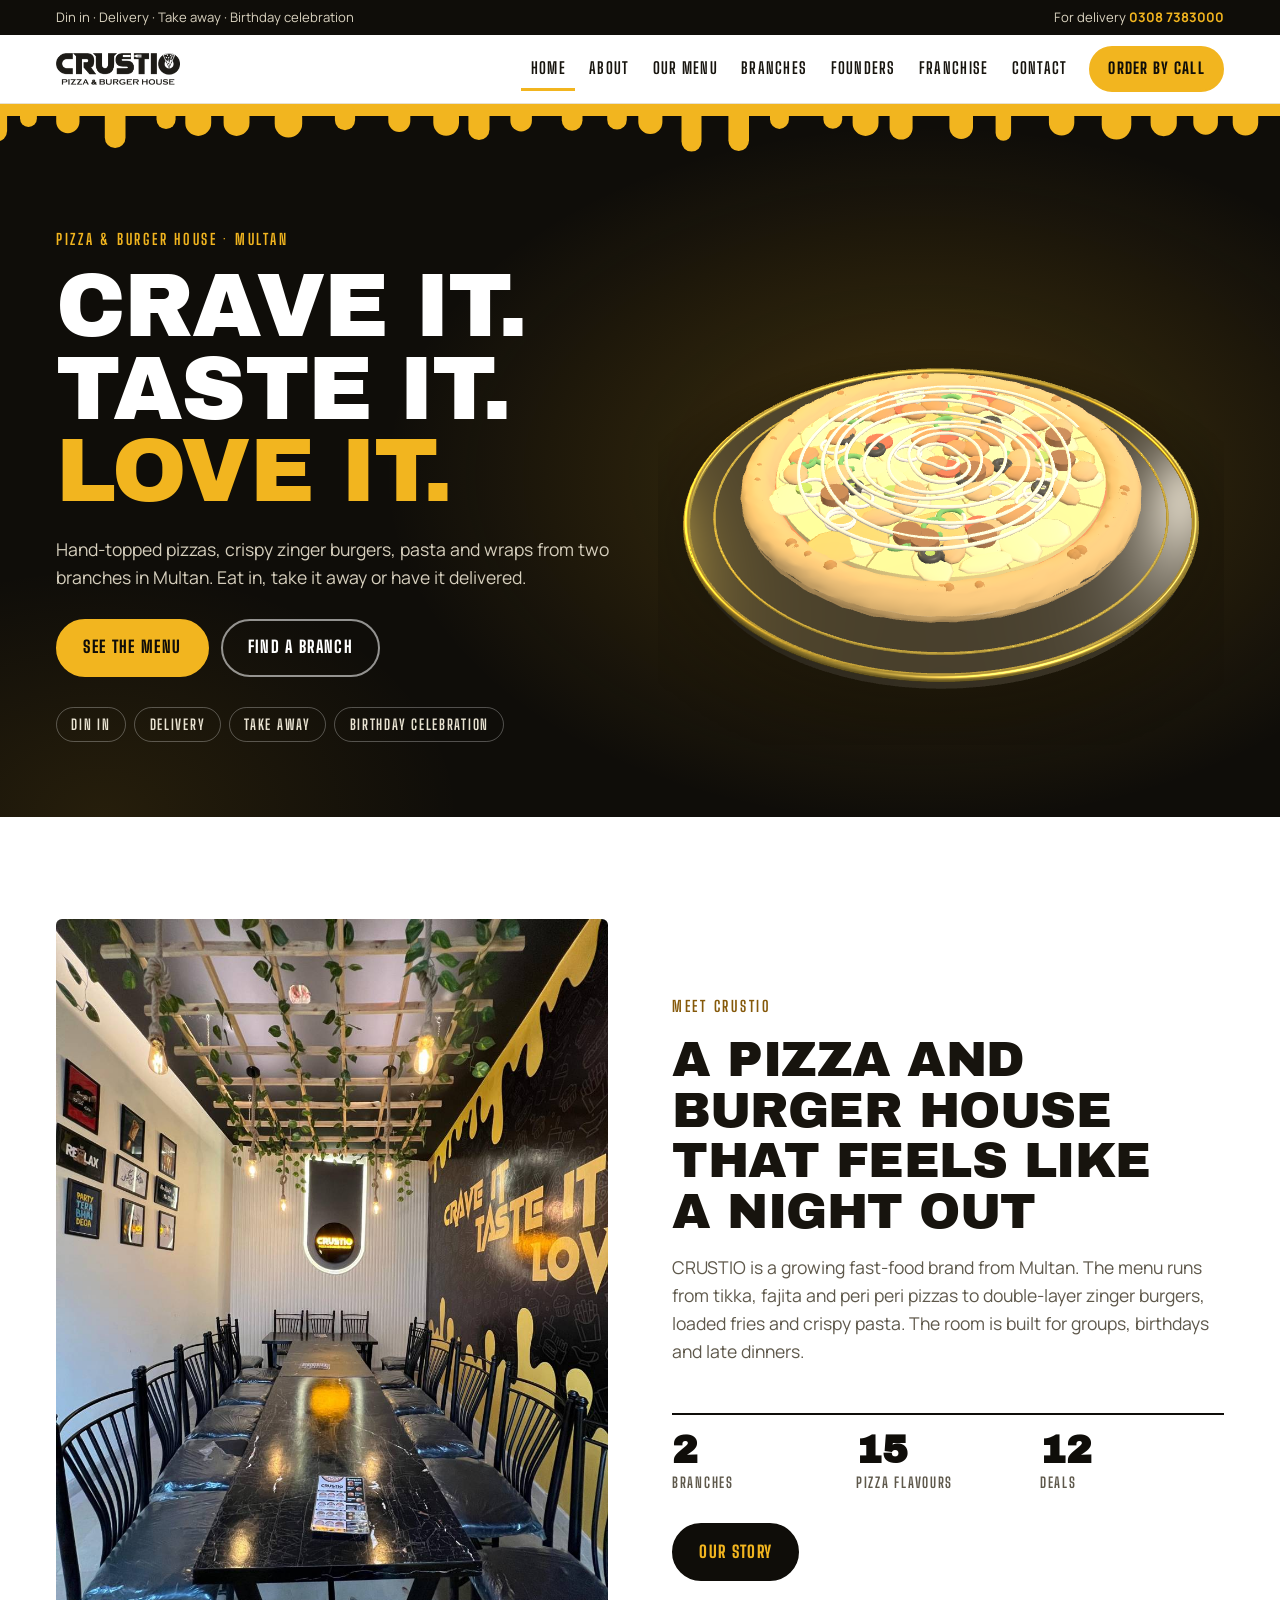
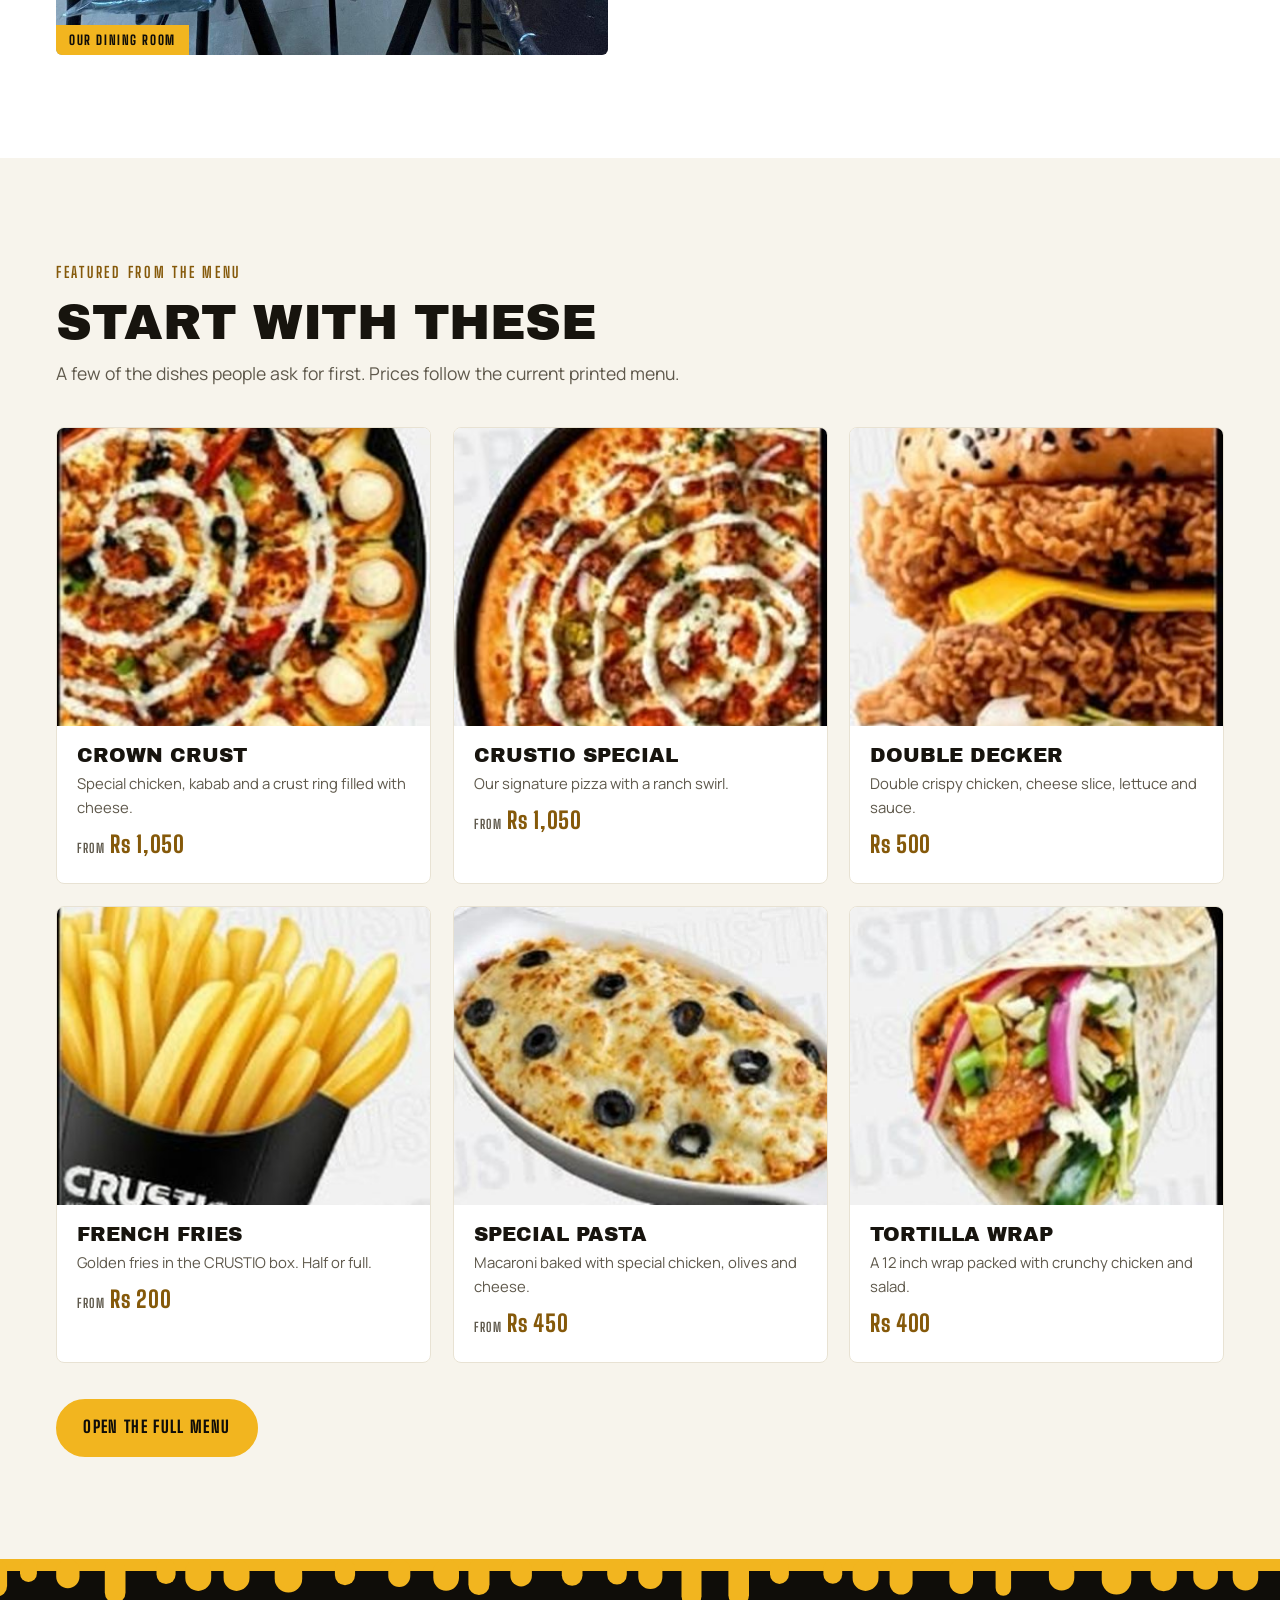
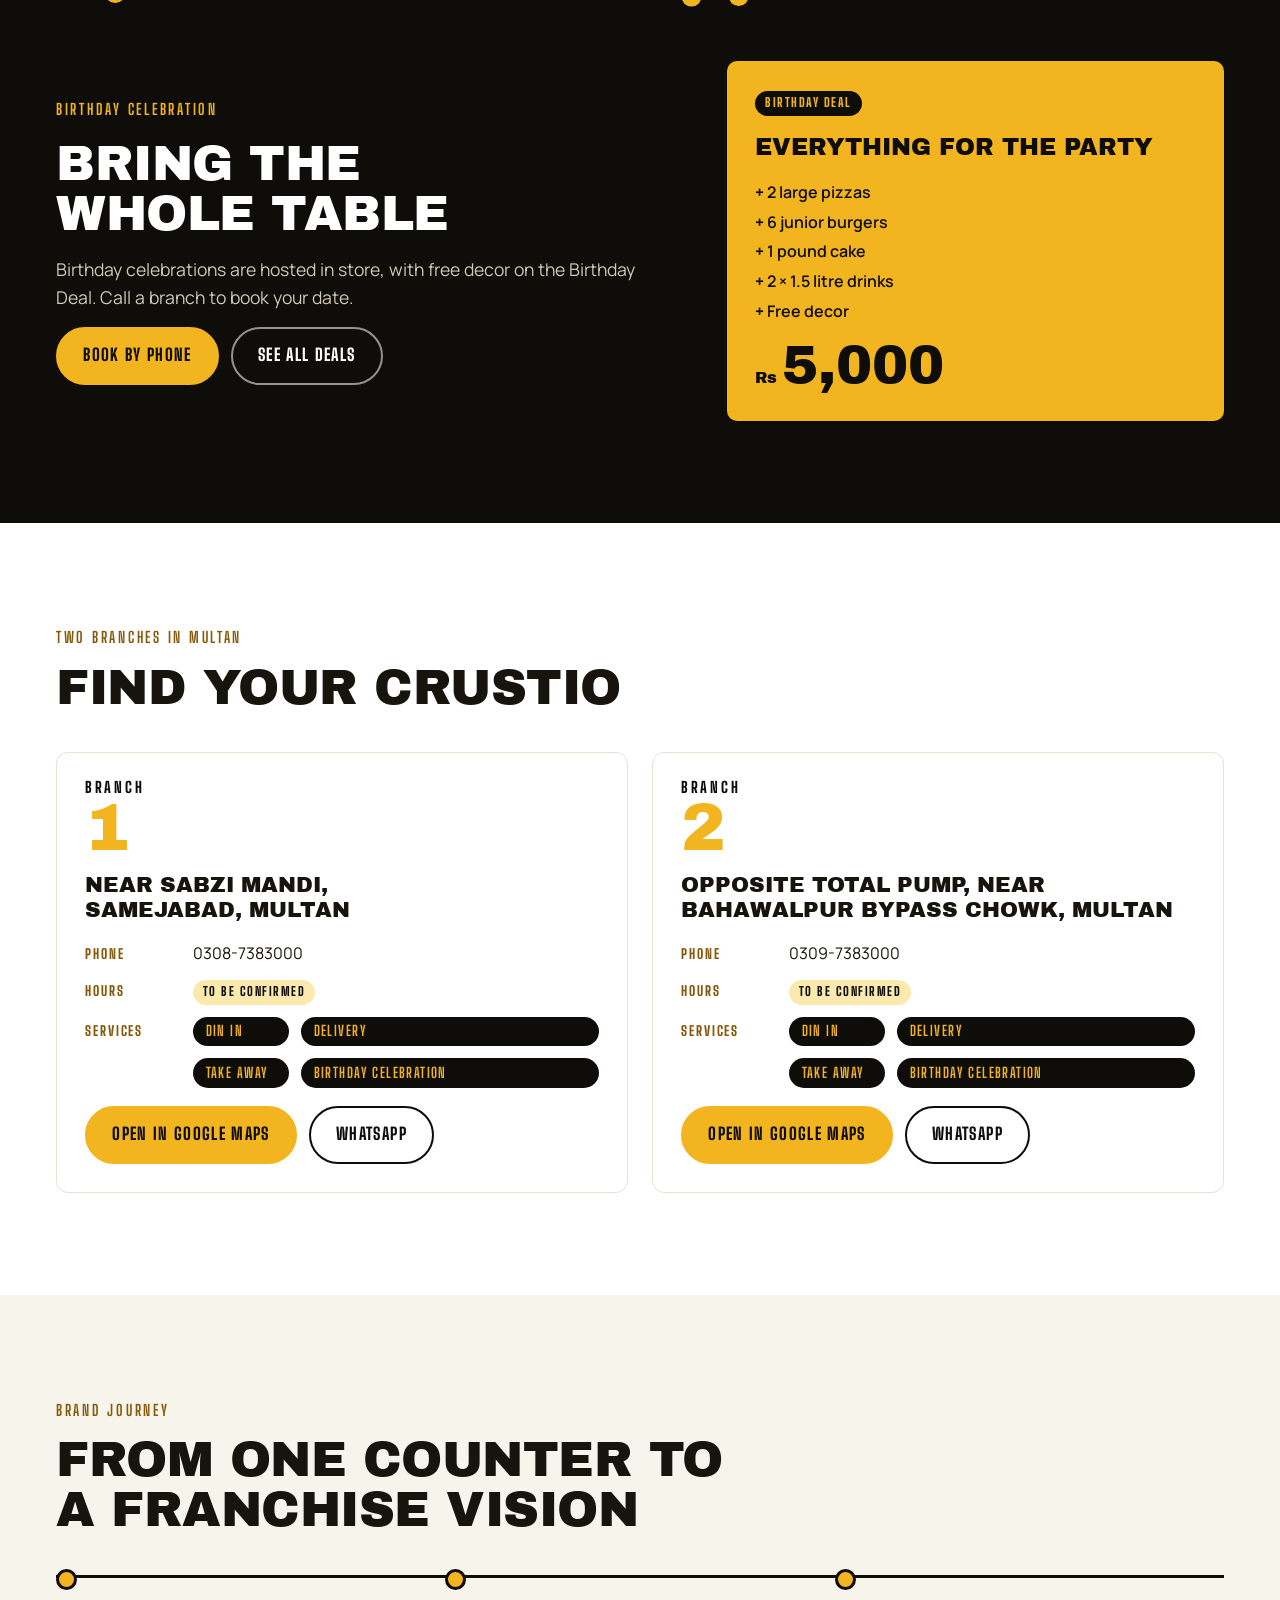
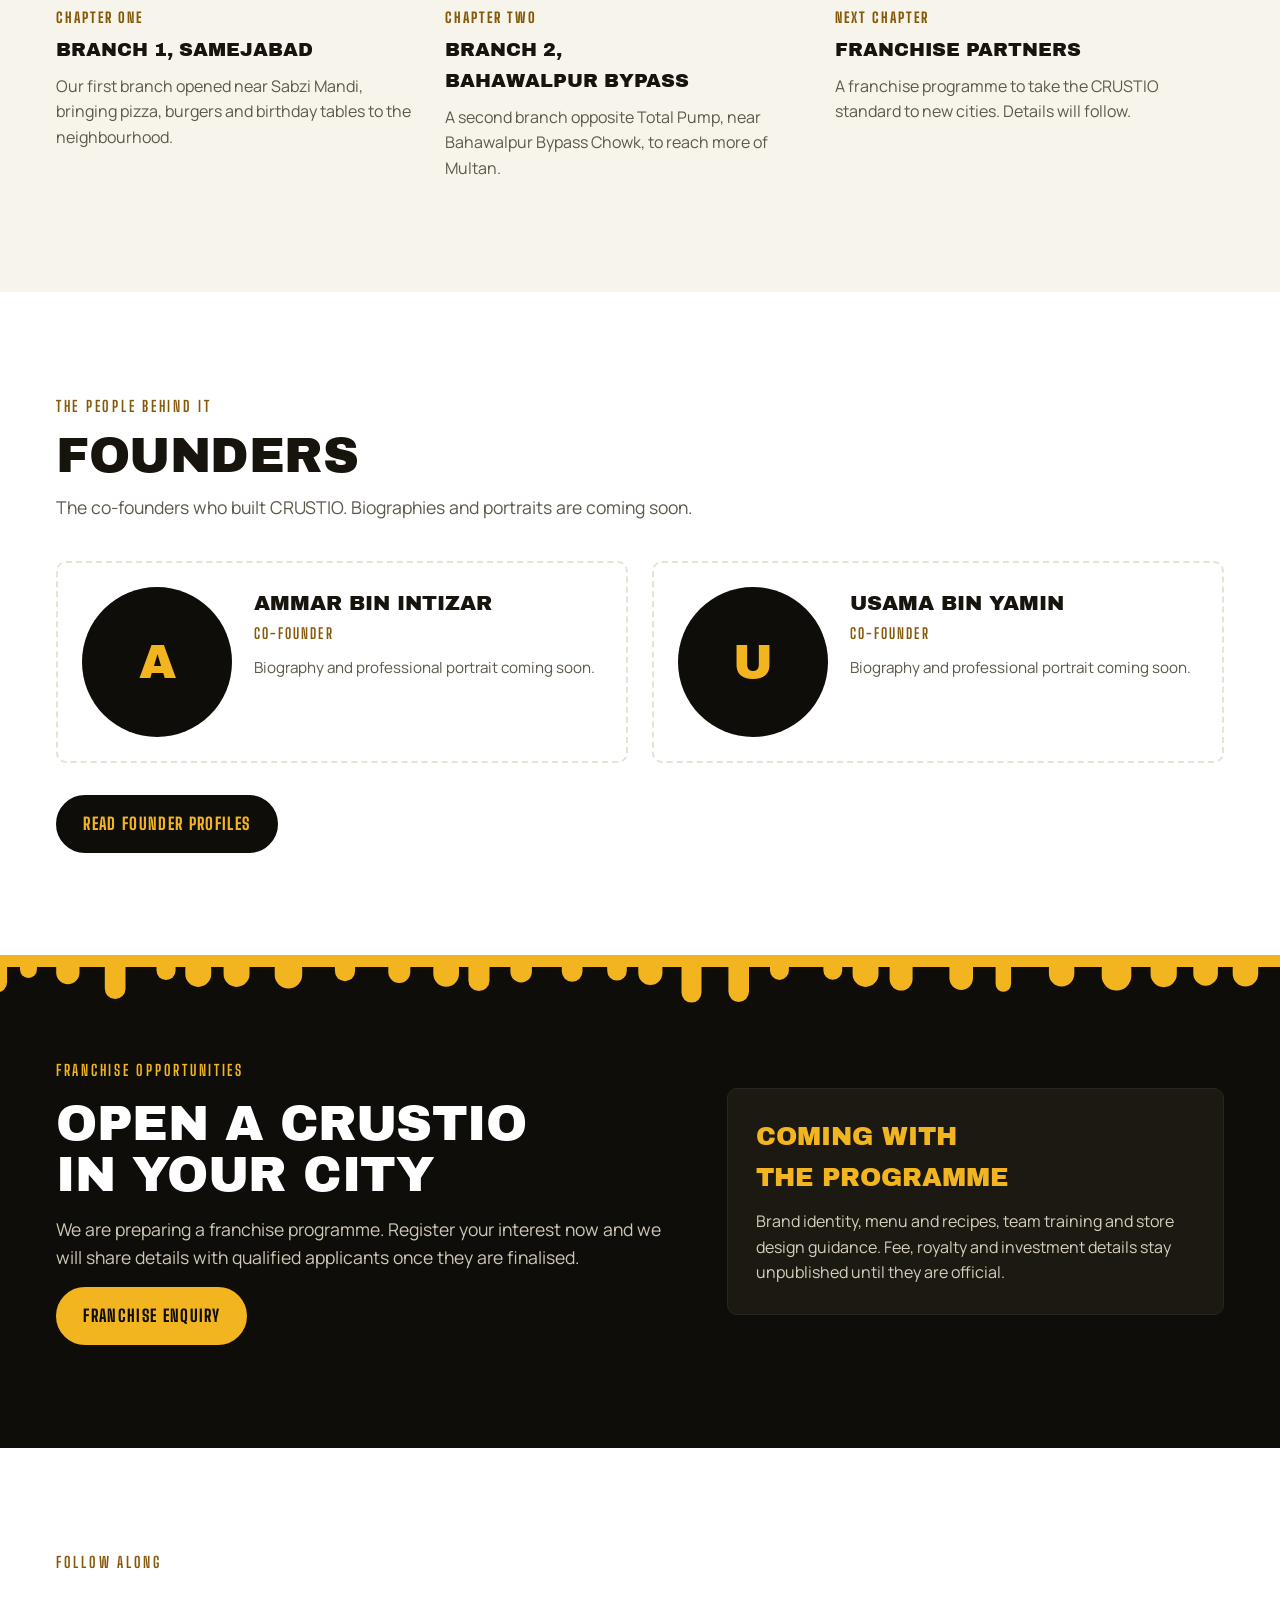
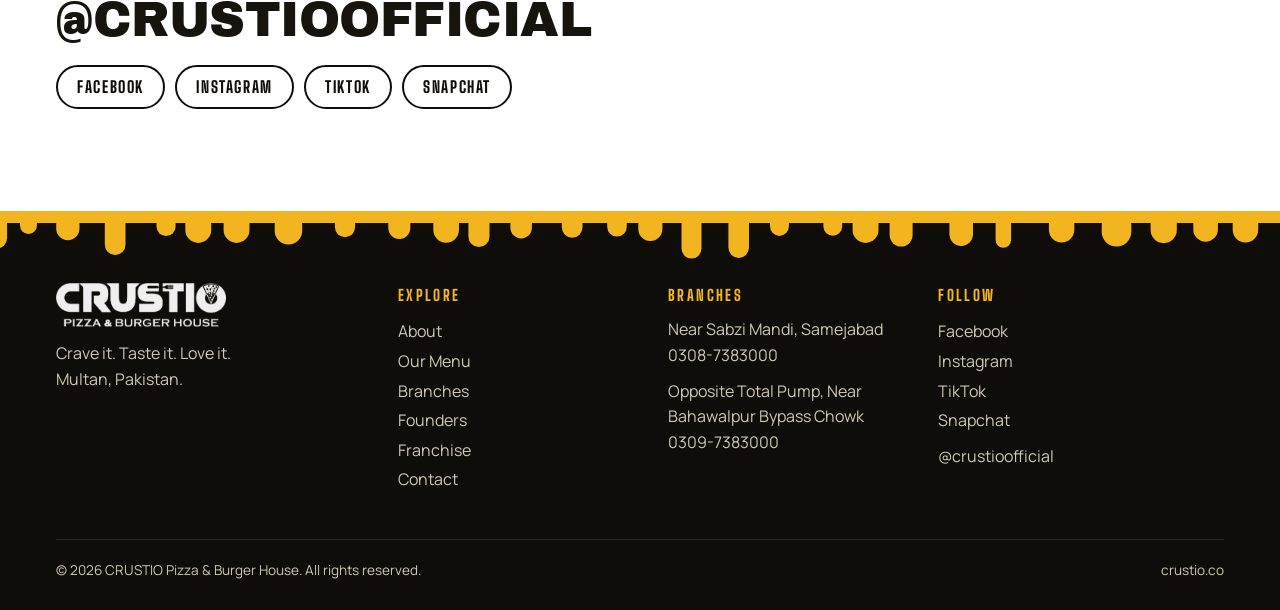
<file: index.html>
<!doctype html>
<html lang="en">
<head>
  <meta charset="utf-8">
  <meta name="viewport" content="width=device-width, initial-scale=1, viewport-fit=cover">
  <title>CRUSTIO Pizza &amp; Burger House | Multan</title>
  <meta name="description" content="Pizza, zinger burgers, pasta and wraps in Multan. Dine in, take away or delivery from two branches. Franchise opportunities coming soon.">
  <meta name="theme-color" content="#0f0d09">
  <link rel="canonical" href="https://crustio.co/">
  <meta property="og:type" content="website">
  <meta property="og:site_name" content="CRUSTIO Pizza &amp; Burger House">
  <meta property="og:title" content="CRUSTIO Pizza &amp; Burger House | Multan">
  <meta property="og:description" content="Pizza, zinger burgers, pasta and wraps in Multan. Dine in, take away or delivery from two branches. Franchise opportunities coming soon.">
  <meta property="og:url" content="https://crustio.co/">
  <meta property="og:image" content="https://crustio.co/images/og-image.jpg">
  <meta name="twitter:card" content="summary_large_image">
  <link rel="icon" href="favicon.ico" sizes="any">
  <link rel="icon" type="image/png" href="images/favicon-32.png">
  <link rel="apple-touch-icon" href="images/apple-touch-icon.png">
  <link rel="preconnect" href="https://fonts.googleapis.com">
  <link rel="preconnect" href="https://fonts.gstatic.com" crossorigin>
  <link href="https://fonts.googleapis.com/css2?family=Archivo+Black&family=Big+Shoulders+Display:wght@600;700;800&family=Manrope:wght@400;500;600;700&display=swap" rel="stylesheet">
  <link rel="stylesheet" href="css/style.css">
  <!-- Google Analytics: replace G-XXXXXXXXXX with your Measurement ID, then remove the comment marks.
  <script async src="https://www.googletagmanager.com/gtag/js?id=G-XXXXXXXXXX"></script>
  <script>window.dataLayer=window.dataLayer||[];function gtag(){dataLayer.push(arguments)}gtag('js',new Date());gtag('config','G-XXXXXXXXXX');</script>
  -->
  <script type="application/ld+json">{
 "@context": "https://schema.org",
 "@type": "Restaurant",
 "name": "CRUSTIO Pizza & Burger House",
 "url": "https://crustio.co/",
 "founder": [
  {
   "@type": "Person",
   "name": "Ammar Bin Intizar"
  },
  {
   "@type": "Person",
   "name": "Usama Bin Yamin"
  }
 ],
 "servesCuisine": [
  "Pizza",
  "Burgers",
  "Fast food"
 ],
 "image": "https://crustio.co/images/og-image.jpg",
 "telephone": "+92-308-7383000",
 "address": [
  {
   "@type": "PostalAddress",
   "streetAddress": "Near Sabzi Mandi, Samejabad",
   "addressLocality": "Multan",
   "addressCountry": "PK"
  },
  {
   "@type": "PostalAddress",
   "streetAddress": "Opposite Total Pump, Near Bahawalpur Bypass Chowk",
   "addressLocality": "Multan",
   "addressCountry": "PK"
  }
 ]
}</script>
</head>
<body data-page="home">
<header class="site-head">
  <div class="topbar"><div class="wrap">
    <span class="t-left">Din in &middot; Delivery &middot; Take away &middot; Birthday celebration</span>
    <span>For delivery <b>0308 7383000</b></span>
  </div></div>
  <div class="navbar"><div class="wrap nav-in">
    <a class="brand" href="index.html" aria-label="CRUSTIO home"><img src="images/logo-black.png" alt="CRUSTIO Pizza &amp; Burger House"></a>
    <nav id="nav" aria-label="Main">
      <a href="index.html" data-nav="home">Home</a>
      <a href="about.html" data-nav="about">About</a>
      <a href="menu.html" data-nav="menu">Our Menu</a>
      <a href="branches.html" data-nav="branches">Branches</a>
      <a href="founders.html" data-nav="founders">Founders</a>
      <a href="franchise.html" data-nav="franchise">Franchise</a>
      <a href="contact.html" data-nav="contact">Contact</a>
    </nav>
    <a class="btn nav-cta" href="contact.html">Order by call</a>
    <button class="burger" id="burger" aria-expanded="false" aria-controls="nav">Menu</button>
  </div></div>
</header>
<main id="page-home" data-page="home">
  <section class="hero">
    <svg class="drip" data-drip aria-hidden="true"></svg>
    <div class="wrap hero-grid">
      <div>
        <div class="eyebrow">Pizza &amp; Burger House &middot; Multan</div>
        <h1><span>Crave it.</span><span>Taste it.</span><span class="g">Love it.</span></h1>
        <p class="lead">Hand-topped pizzas, crispy zinger burgers, pasta and wraps from two branches in Multan. Eat in, take it away or have it delivered.</p>
        <div class="btn-row">
          <a class="btn" href="menu.html">See the menu</a>
          <a class="btn ghost" href="branches.html">Find a branch</a>
        </div>
        <div class="chips"><span class="chip">Din in</span><span class="chip">Delivery</span><span class="chip">Take away</span><span class="chip">Birthday celebration</span></div>
      </div>
      <div class="hero3d" id="hero3d" aria-label="Rotating 3D pizza"></div>
    </div>
  </section>

  <section class="band">
    <div class="wrap split">
      <figure class="photo tall" style="margin:0"><img src="images/interior.jpg" alt="CRUSTIO dining room with a long black table, hanging vines and a gold drip wall"><figcaption>Our dining room</figcaption></figure>
      <div class="p-gap">
        <div class="eyebrow">Meet CRUSTIO</div>
        <h2 class="h2">A pizza and burger house that feels like a night out</h2>
        <p class="lead">CRUSTIO is a growing fast-food brand from Multan. The menu runs from tikka, fajita and peri peri pizzas to double-layer zinger burgers, loaded fries and crispy pasta. The room is built for groups, birthdays and late dinners.</p>
        <div class="facts">
          <div class="fact"><b>2</b><span>Branches</span></div>
          <div class="fact"><b data-count="pizza">15</b><span>Pizza flavours</span></div>
          <div class="fact"><b data-count="deal">12</b><span>Deals</span></div>
        </div>
        <div class="btn-row" style="margin-top:12px"><a class="btn dark" href="about.html">Our story</a></div>
      </div>
    </div>
  </section>

  <section class="band soft">
    <div class="wrap">
      <div class="sec-head"><div class="eyebrow">Featured from the menu</div><h2 class="h2">Start with these</h2><p class="lead">A few of the dishes people ask for first. Prices follow the current printed menu.</p></div>
      <div class="feat-grid" id="featGrid"></div>
      <div class="btn-row" style="margin-top:36px"><a class="btn" href="menu.html">Open the full menu</a></div>
    </div>
  </section>

  <section class="band dark">
    <svg class="drip" data-drip aria-hidden="true"></svg>
    <div class="wrap promo">
      <div class="p-gap">
        <div class="eyebrow">Birthday celebration</div>
        <h2 class="h2">Bring the whole table</h2>
        <p class="lead">Birthday celebrations are hosted in store, with free decor on the Birthday Deal. Call a branch to book your date.</p>
        <div class="btn-row"><a class="btn" href="contact.html">Book by phone</a><a class="btn ghost" href="menu.html#deals">See all deals</a></div>
      </div>
      <div class="ticket">
        <span class="tag" style="background:var(--ink);color:var(--gold)">Birthday Deal</span>
        <h3 style="margin-top:12px">Everything for the party</h3>
        <ul><li>2 large pizzas</li><li>6 junior burgers</li><li>1 pound cake</li><li>2 &times; 1.5 litre drinks</li><li>Free decor</li></ul>
        <div class="big"><small>Rs</small>5,000</div>
      </div>
    </div>
  </section>

  <section class="band">
    <div class="wrap">
      <div class="sec-head"><div class="eyebrow">Two branches in Multan</div><h2 class="h2">Find your CRUSTIO</h2></div>
      <div class="branches" data-branches></div>
    </div>
  </section>

  <section class="band soft">
    <div class="wrap">
      <div class="sec-head"><div class="eyebrow">Brand journey</div><h2 class="h2">From one counter to a franchise vision</h2></div>
      <div class="timeline" data-timeline></div>
    </div>
  </section>

  <section class="band">
    <div class="wrap">
      <div class="sec-head"><div class="eyebrow">The people behind it</div><h2 class="h2">Founders</h2><p class="lead">The co-founders who built CRUSTIO. Biographies and portraits are coming soon.</p></div>
      <div class="people" data-people></div>
      <div class="btn-row" style="margin-top:32px"><a class="btn dark" href="founders.html">Read founder profiles</a></div>
    </div>
  </section>

  <section class="band dark">
    <svg class="drip" data-drip aria-hidden="true"></svg>
    <div class="wrap promo">
      <div class="p-gap">
        <div class="eyebrow">Franchise opportunities</div>
        <h2 class="h2">Open a CRUSTIO in your city</h2>
        <p class="lead">We are preparing a franchise programme. Register your interest now and we will share details with qualified applicants once they are finalised.</p>
        <div class="btn-row"><a class="btn" href="franchise.html">Franchise enquiry</a></div>
      </div>
      <div class="vcard"><h3>Coming with the programme</h3><p>Brand identity, menu and recipes, team training and store design guidance. Fee, royalty and investment details stay unpublished until they are official.</p></div>
    </div>
  </section>

  <section class="band">
    <div class="wrap" style="display:grid;gap:20px;justify-items:start">
      <div class="eyebrow">Follow along</div>
      <h2 class="h2">@crustioofficial</h2>
      <div class="socials" data-socials></div>
    </div>
  </section>
</main>
<footer>
  <svg class="drip" data-drip aria-hidden="true"></svg>
  <div class="wrap">
    <div class="foot">
      <div><img class="logo" src="images/logo-white.png" alt="CRUSTIO Pizza &amp; Burger House"><p>Crave it. Taste it. Love it.<br>Multan, Pakistan.</p></div>
      <div><h4>Explore</h4><a href="about.html">About</a><a href="menu.html">Our Menu</a><a href="branches.html">Branches</a><a href="founders.html">Founders</a><a href="franchise.html">Franchise</a><a href="contact.html">Contact</a></div>
      <div><h4>Branches</h4><p>Near Sabzi Mandi, Samejabad<br>0308-7383000</p><p style="margin-top:10px">Opposite Total Pump, Near Bahawalpur Bypass Chowk<br>0309-7383000</p></div>
      <div><h4>Follow</h4><div data-footsocial></div></div>
    </div>
    <div class="legal"><span>&copy; 2026 CRUSTIO Pizza &amp; Burger House. All rights reserved.</span><span>crustio.co</span></div>
  </div>
</footer>
<script src="js/three.min.js"></script>
<script src="js/main.js"></script>
</body>
</html>
</file>
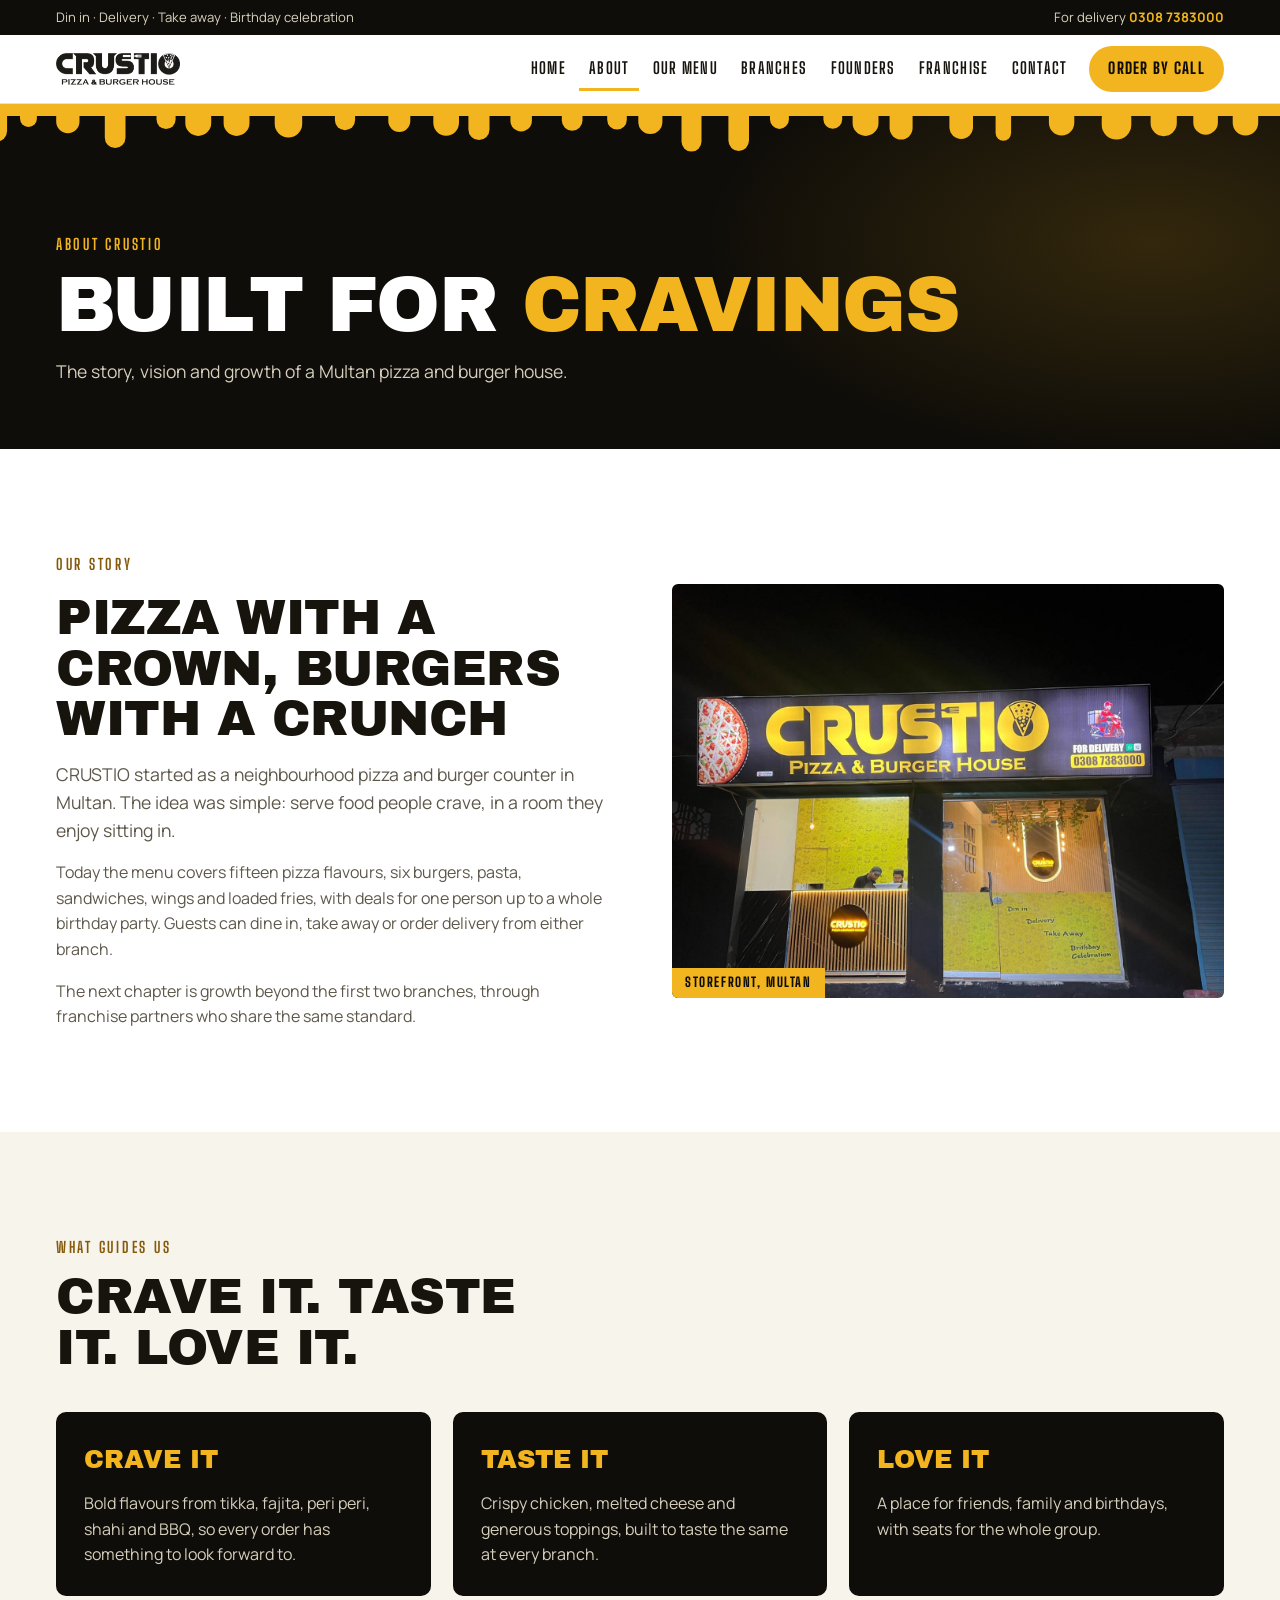
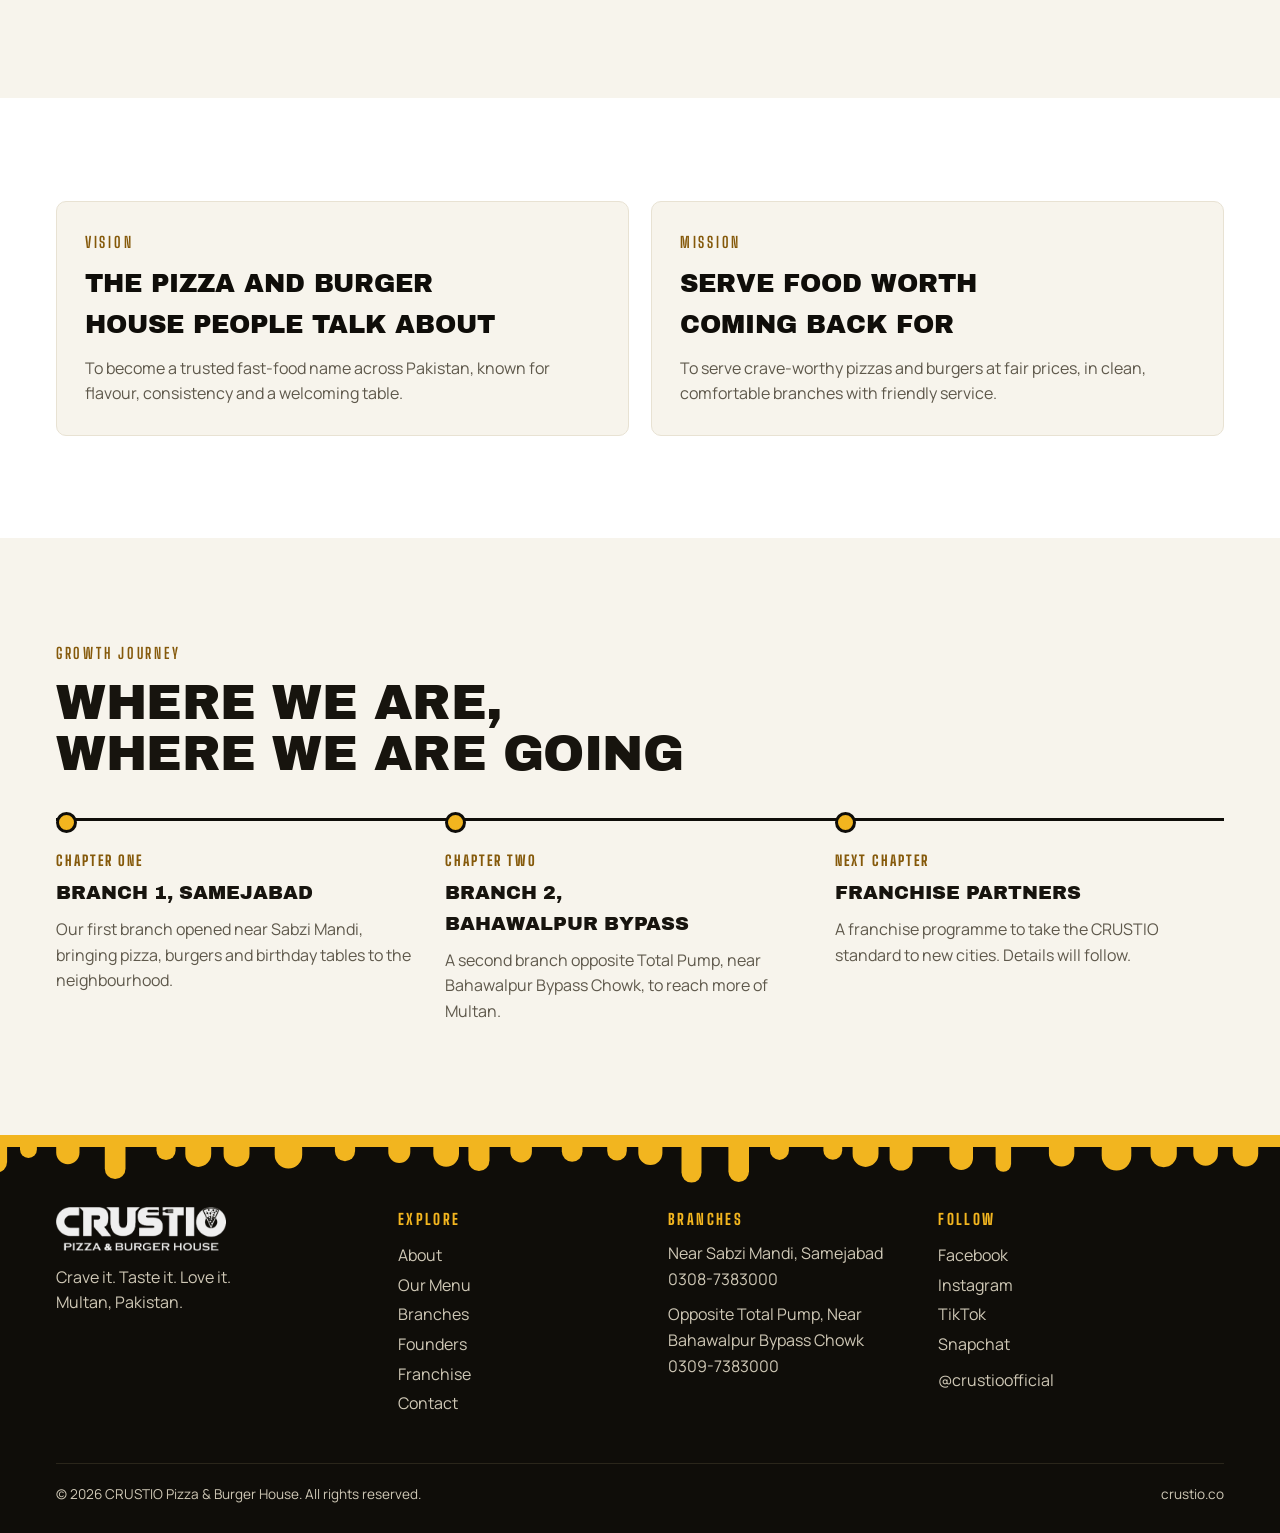
<file: about.html>
<!doctype html>
<html lang="en">
<head>
  <meta charset="utf-8">
  <meta name="viewport" content="width=device-width, initial-scale=1, viewport-fit=cover">
  <title>About CRUSTIO | Our Story, Vision and Mission</title>
  <meta name="description" content="The story, vision, mission and growth journey of CRUSTIO Pizza & Burger House, a fast-food brand from Multan, Pakistan.">
  <meta name="theme-color" content="#0f0d09">
  <link rel="canonical" href="https://crustio.co/about.html">
  <meta property="og:type" content="website">
  <meta property="og:site_name" content="CRUSTIO Pizza &amp; Burger House">
  <meta property="og:title" content="About CRUSTIO | Our Story, Vision and Mission">
  <meta property="og:description" content="The story, vision, mission and growth journey of CRUSTIO Pizza & Burger House, a fast-food brand from Multan, Pakistan.">
  <meta property="og:url" content="https://crustio.co/about.html">
  <meta property="og:image" content="https://crustio.co/images/og-image.jpg">
  <meta name="twitter:card" content="summary_large_image">
  <link rel="icon" href="favicon.ico" sizes="any">
  <link rel="icon" type="image/png" href="images/favicon-32.png">
  <link rel="apple-touch-icon" href="images/apple-touch-icon.png">
  <link rel="preconnect" href="https://fonts.googleapis.com">
  <link rel="preconnect" href="https://fonts.gstatic.com" crossorigin>
  <link href="https://fonts.googleapis.com/css2?family=Archivo+Black&family=Big+Shoulders+Display:wght@600;700;800&family=Manrope:wght@400;500;600;700&display=swap" rel="stylesheet">
  <link rel="stylesheet" href="css/style.css">
  <!-- Google Analytics: replace G-XXXXXXXXXX with your Measurement ID, then remove the comment marks.
  <script async src="https://www.googletagmanager.com/gtag/js?id=G-XXXXXXXXXX"></script>
  <script>window.dataLayer=window.dataLayer||[];function gtag(){dataLayer.push(arguments)}gtag('js',new Date());gtag('config','G-XXXXXXXXXX');</script>
  -->
  <script type="application/ld+json">{
 "@context": "https://schema.org",
 "@type": "Restaurant",
 "name": "CRUSTIO Pizza & Burger House",
 "url": "https://crustio.co/",
 "founder": [
  {
   "@type": "Person",
   "name": "Ammar Bin Intizar"
  },
  {
   "@type": "Person",
   "name": "Usama Bin Yamin"
  }
 ],
 "servesCuisine": [
  "Pizza",
  "Burgers",
  "Fast food"
 ],
 "image": "https://crustio.co/images/og-image.jpg",
 "telephone": "+92-308-7383000",
 "address": [
  {
   "@type": "PostalAddress",
   "streetAddress": "Near Sabzi Mandi, Samejabad",
   "addressLocality": "Multan",
   "addressCountry": "PK"
  },
  {
   "@type": "PostalAddress",
   "streetAddress": "Opposite Total Pump, Near Bahawalpur Bypass Chowk",
   "addressLocality": "Multan",
   "addressCountry": "PK"
  }
 ]
}</script>
</head>
<body data-page="about">
<header class="site-head">
  <div class="topbar"><div class="wrap">
    <span class="t-left">Din in &middot; Delivery &middot; Take away &middot; Birthday celebration</span>
    <span>For delivery <b>0308 7383000</b></span>
  </div></div>
  <div class="navbar"><div class="wrap nav-in">
    <a class="brand" href="index.html" aria-label="CRUSTIO home"><img src="images/logo-black.png" alt="CRUSTIO Pizza &amp; Burger House"></a>
    <nav id="nav" aria-label="Main">
      <a href="index.html" data-nav="home">Home</a>
      <a href="about.html" data-nav="about">About</a>
      <a href="menu.html" data-nav="menu">Our Menu</a>
      <a href="branches.html" data-nav="branches">Branches</a>
      <a href="founders.html" data-nav="founders">Founders</a>
      <a href="franchise.html" data-nav="franchise">Franchise</a>
      <a href="contact.html" data-nav="contact">Contact</a>
    </nav>
    <a class="btn nav-cta" href="contact.html">Order by call</a>
    <button class="burger" id="burger" aria-expanded="false" aria-controls="nav">Menu</button>
  </div></div>
</header>
<main id="page-about" data-page="about">
  <section class="phead"><svg class="drip" data-drip aria-hidden="true"></svg><div class="wrap"><div class="eyebrow">About CRUSTIO</div><h1>Built for <em>cravings</em></h1><p class="lead">The story, vision and growth of a Multan pizza and burger house.</p></div></section>
  <section class="band">
    <div class="wrap split">
      <div class="p-gap">
        <div class="eyebrow">Our story</div>
        <h2 class="h2">Pizza with a crown, burgers with a crunch</h2>
        <p class="lead">CRUSTIO started as a neighbourhood pizza and burger counter in Multan. The idea was simple: serve food people crave, in a room they enjoy sitting in.</p>
        <p style="color:var(--muted)">Today the menu covers fifteen pizza flavours, six burgers, pasta, sandwiches, wings and loaded fries, with deals for one person up to a whole birthday party. Guests can dine in, take away or order delivery from either branch.</p>
        <p style="color:var(--muted)">The next chapter is growth beyond the first two branches, through franchise partners who share the same standard.</p>
      </div>
      <figure class="photo wide" style="margin:0"><img src="images/store.jpg" alt="CRUSTIO storefront lit at night with gold lettering"><figcaption>Storefront, Multan</figcaption></figure>
    </div>
  </section>
  <section class="band soft">
    <div class="wrap">
      <div class="sec-head"><div class="eyebrow">What guides us</div><h2 class="h2">Crave it. Taste it. Love it.</h2></div>
      <div class="trio">
        <div class="vcard"><h3>Crave it</h3><p>Bold flavours from tikka, fajita, peri peri, shahi and BBQ, so every order has something to look forward to.</p></div>
        <div class="vcard"><h3>Taste it</h3><p>Crispy chicken, melted cheese and generous toppings, built to taste the same at every branch.</p></div>
        <div class="vcard"><h3>Love it</h3><p>A place for friends, family and birthdays, with seats for the whole group.</p></div>
      </div>
    </div>
  </section>
  <section class="band">
    <div class="wrap">
      <div class="trio" style="grid-template-columns:repeat(2,1fr)" id="vm">
        <div class="vcard light"><div class="eyebrow">Vision</div><h3>The pizza and burger house people talk about</h3><p>To become a trusted fast-food name across Pakistan, known for flavour, consistency and a welcoming table.</p></div>
        <div class="vcard light"><div class="eyebrow">Mission</div><h3>Serve food worth coming back for</h3><p>To serve crave-worthy pizzas and burgers at fair prices, in clean, comfortable branches with friendly service.</p></div>
      </div>
    </div>
  </section>
  <section class="band soft">
    <div class="wrap">
      <div class="sec-head"><div class="eyebrow">Growth journey</div><h2 class="h2">Where we are, where we are going</h2></div>
      <div class="timeline" data-timeline></div>
    </div>
  </section>
</main>
<footer>
  <svg class="drip" data-drip aria-hidden="true"></svg>
  <div class="wrap">
    <div class="foot">
      <div><img class="logo" src="images/logo-white.png" alt="CRUSTIO Pizza &amp; Burger House"><p>Crave it. Taste it. Love it.<br>Multan, Pakistan.</p></div>
      <div><h4>Explore</h4><a href="about.html">About</a><a href="menu.html">Our Menu</a><a href="branches.html">Branches</a><a href="founders.html">Founders</a><a href="franchise.html">Franchise</a><a href="contact.html">Contact</a></div>
      <div><h4>Branches</h4><p>Near Sabzi Mandi, Samejabad<br>0308-7383000</p><p style="margin-top:10px">Opposite Total Pump, Near Bahawalpur Bypass Chowk<br>0309-7383000</p></div>
      <div><h4>Follow</h4><div data-footsocial></div></div>
    </div>
    <div class="legal"><span>&copy; 2026 CRUSTIO Pizza &amp; Burger House. All rights reserved.</span><span>crustio.co</span></div>
  </div>
</footer>

<script src="js/main.js"></script>
</body>
</html>
</file>
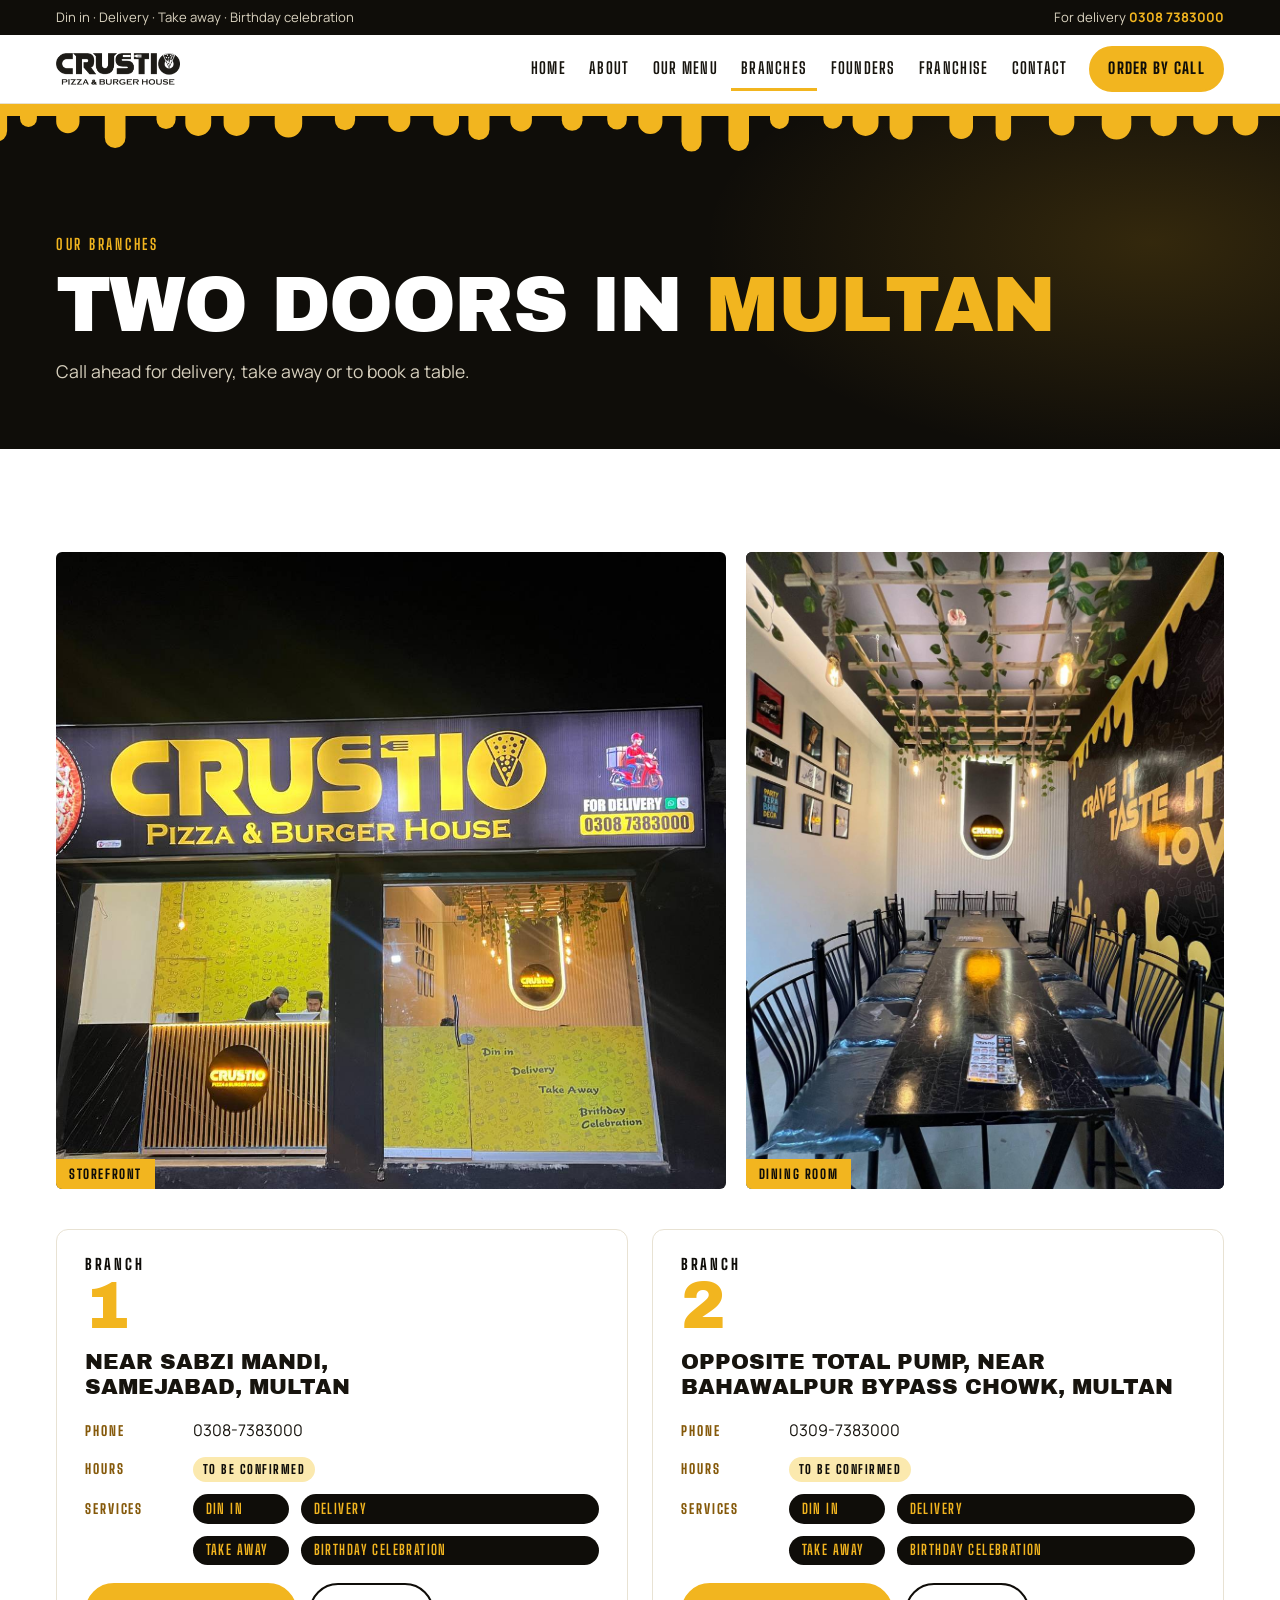
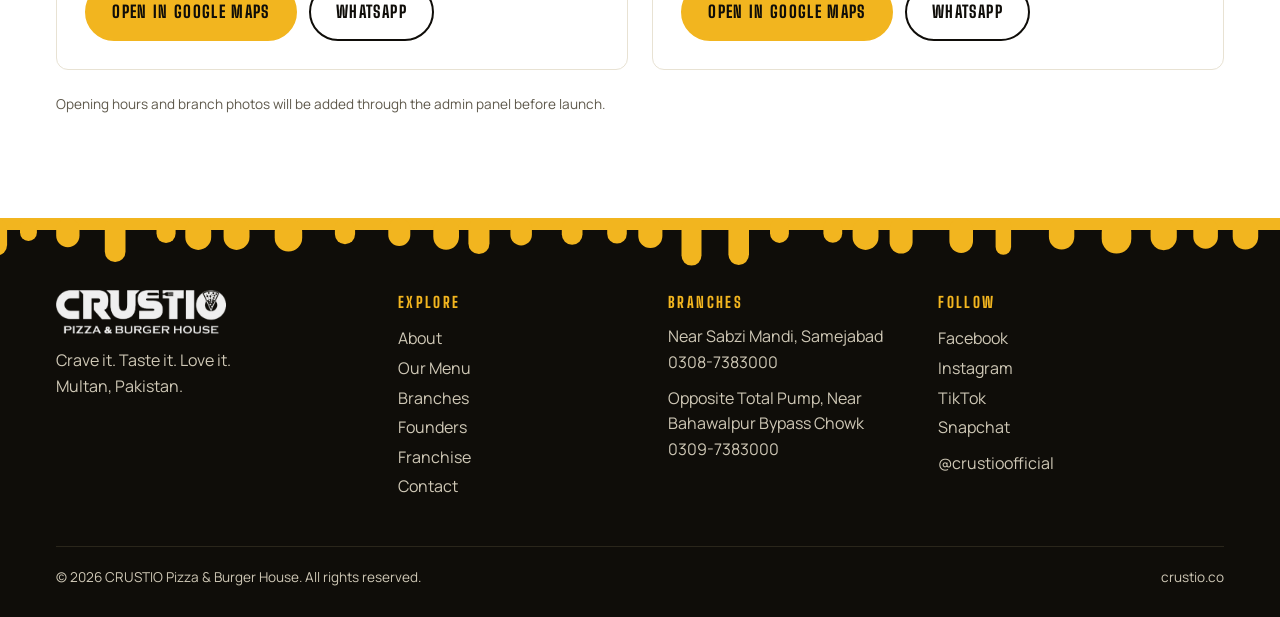
<file: branches.html>
<!doctype html>
<html lang="en">
<head>
  <meta charset="utf-8">
  <meta name="viewport" content="width=device-width, initial-scale=1, viewport-fit=cover">
  <title>Branches in Multan | CRUSTIO</title>
  <meta name="description" content="Visit CRUSTIO at Samejabad near Sabzi Mandi or opposite Total Pump near Bahawalpur Bypass Chowk, Multan. Phone numbers and map links.">
  <meta name="theme-color" content="#0f0d09">
  <link rel="canonical" href="https://crustio.co/branches.html">
  <meta property="og:type" content="website">
  <meta property="og:site_name" content="CRUSTIO Pizza &amp; Burger House">
  <meta property="og:title" content="Branches in Multan | CRUSTIO">
  <meta property="og:description" content="Visit CRUSTIO at Samejabad near Sabzi Mandi or opposite Total Pump near Bahawalpur Bypass Chowk, Multan. Phone numbers and map links.">
  <meta property="og:url" content="https://crustio.co/branches.html">
  <meta property="og:image" content="https://crustio.co/images/og-image.jpg">
  <meta name="twitter:card" content="summary_large_image">
  <link rel="icon" href="favicon.ico" sizes="any">
  <link rel="icon" type="image/png" href="images/favicon-32.png">
  <link rel="apple-touch-icon" href="images/apple-touch-icon.png">
  <link rel="preconnect" href="https://fonts.googleapis.com">
  <link rel="preconnect" href="https://fonts.gstatic.com" crossorigin>
  <link href="https://fonts.googleapis.com/css2?family=Archivo+Black&family=Big+Shoulders+Display:wght@600;700;800&family=Manrope:wght@400;500;600;700&display=swap" rel="stylesheet">
  <link rel="stylesheet" href="css/style.css">
  <!-- Google Analytics: replace G-XXXXXXXXXX with your Measurement ID, then remove the comment marks.
  <script async src="https://www.googletagmanager.com/gtag/js?id=G-XXXXXXXXXX"></script>
  <script>window.dataLayer=window.dataLayer||[];function gtag(){dataLayer.push(arguments)}gtag('js',new Date());gtag('config','G-XXXXXXXXXX');</script>
  -->
  <script type="application/ld+json">{
 "@context": "https://schema.org",
 "@type": "Restaurant",
 "name": "CRUSTIO Pizza & Burger House",
 "url": "https://crustio.co/",
 "founder": [
  {
   "@type": "Person",
   "name": "Ammar Bin Intizar"
  },
  {
   "@type": "Person",
   "name": "Usama Bin Yamin"
  }
 ],
 "servesCuisine": [
  "Pizza",
  "Burgers",
  "Fast food"
 ],
 "image": "https://crustio.co/images/og-image.jpg",
 "telephone": "+92-308-7383000",
 "address": [
  {
   "@type": "PostalAddress",
   "streetAddress": "Near Sabzi Mandi, Samejabad",
   "addressLocality": "Multan",
   "addressCountry": "PK"
  },
  {
   "@type": "PostalAddress",
   "streetAddress": "Opposite Total Pump, Near Bahawalpur Bypass Chowk",
   "addressLocality": "Multan",
   "addressCountry": "PK"
  }
 ]
}</script>
</head>
<body data-page="branches">
<header class="site-head">
  <div class="topbar"><div class="wrap">
    <span class="t-left">Din in &middot; Delivery &middot; Take away &middot; Birthday celebration</span>
    <span>For delivery <b>0308 7383000</b></span>
  </div></div>
  <div class="navbar"><div class="wrap nav-in">
    <a class="brand" href="index.html" aria-label="CRUSTIO home"><img src="images/logo-black.png" alt="CRUSTIO Pizza &amp; Burger House"></a>
    <nav id="nav" aria-label="Main">
      <a href="index.html" data-nav="home">Home</a>
      <a href="about.html" data-nav="about">About</a>
      <a href="menu.html" data-nav="menu">Our Menu</a>
      <a href="branches.html" data-nav="branches">Branches</a>
      <a href="founders.html" data-nav="founders">Founders</a>
      <a href="franchise.html" data-nav="franchise">Franchise</a>
      <a href="contact.html" data-nav="contact">Contact</a>
    </nav>
    <a class="btn nav-cta" href="contact.html">Order by call</a>
    <button class="burger" id="burger" aria-expanded="false" aria-controls="nav">Menu</button>
  </div></div>
</header>
<main id="page-branches" data-page="branches">
  <section class="phead"><svg class="drip" data-drip aria-hidden="true"></svg><div class="wrap"><div class="eyebrow">Our branches</div><h1>Two doors in <em>Multan</em></h1><p class="lead">Call ahead for delivery, take away or to book a table.</p></div></section>
  <section class="band">
    <div class="wrap">
      <div class="gallery">
        <figure class="photo" style="margin:0"><img src="images/store.jpg" alt="CRUSTIO storefront at night"><figcaption>Storefront</figcaption></figure>
        <figure class="photo" style="margin:0"><img src="images/interior.jpg" alt="CRUSTIO dining room" style="object-position:center 60%"><figcaption>Dining room</figcaption></figure>
      </div>
      <div class="branches" data-branches></div>
      <p class="fine">Opening hours and branch photos will be added through the admin panel before launch.</p>
    </div>
  </section>
</main>
<footer>
  <svg class="drip" data-drip aria-hidden="true"></svg>
  <div class="wrap">
    <div class="foot">
      <div><img class="logo" src="images/logo-white.png" alt="CRUSTIO Pizza &amp; Burger House"><p>Crave it. Taste it. Love it.<br>Multan, Pakistan.</p></div>
      <div><h4>Explore</h4><a href="about.html">About</a><a href="menu.html">Our Menu</a><a href="branches.html">Branches</a><a href="founders.html">Founders</a><a href="franchise.html">Franchise</a><a href="contact.html">Contact</a></div>
      <div><h4>Branches</h4><p>Near Sabzi Mandi, Samejabad<br>0308-7383000</p><p style="margin-top:10px">Opposite Total Pump, Near Bahawalpur Bypass Chowk<br>0309-7383000</p></div>
      <div><h4>Follow</h4><div data-footsocial></div></div>
    </div>
    <div class="legal"><span>&copy; 2026 CRUSTIO Pizza &amp; Burger House. All rights reserved.</span><span>crustio.co</span></div>
  </div>
</footer>

<script src="js/main.js"></script>
</body>
</html>
</file>
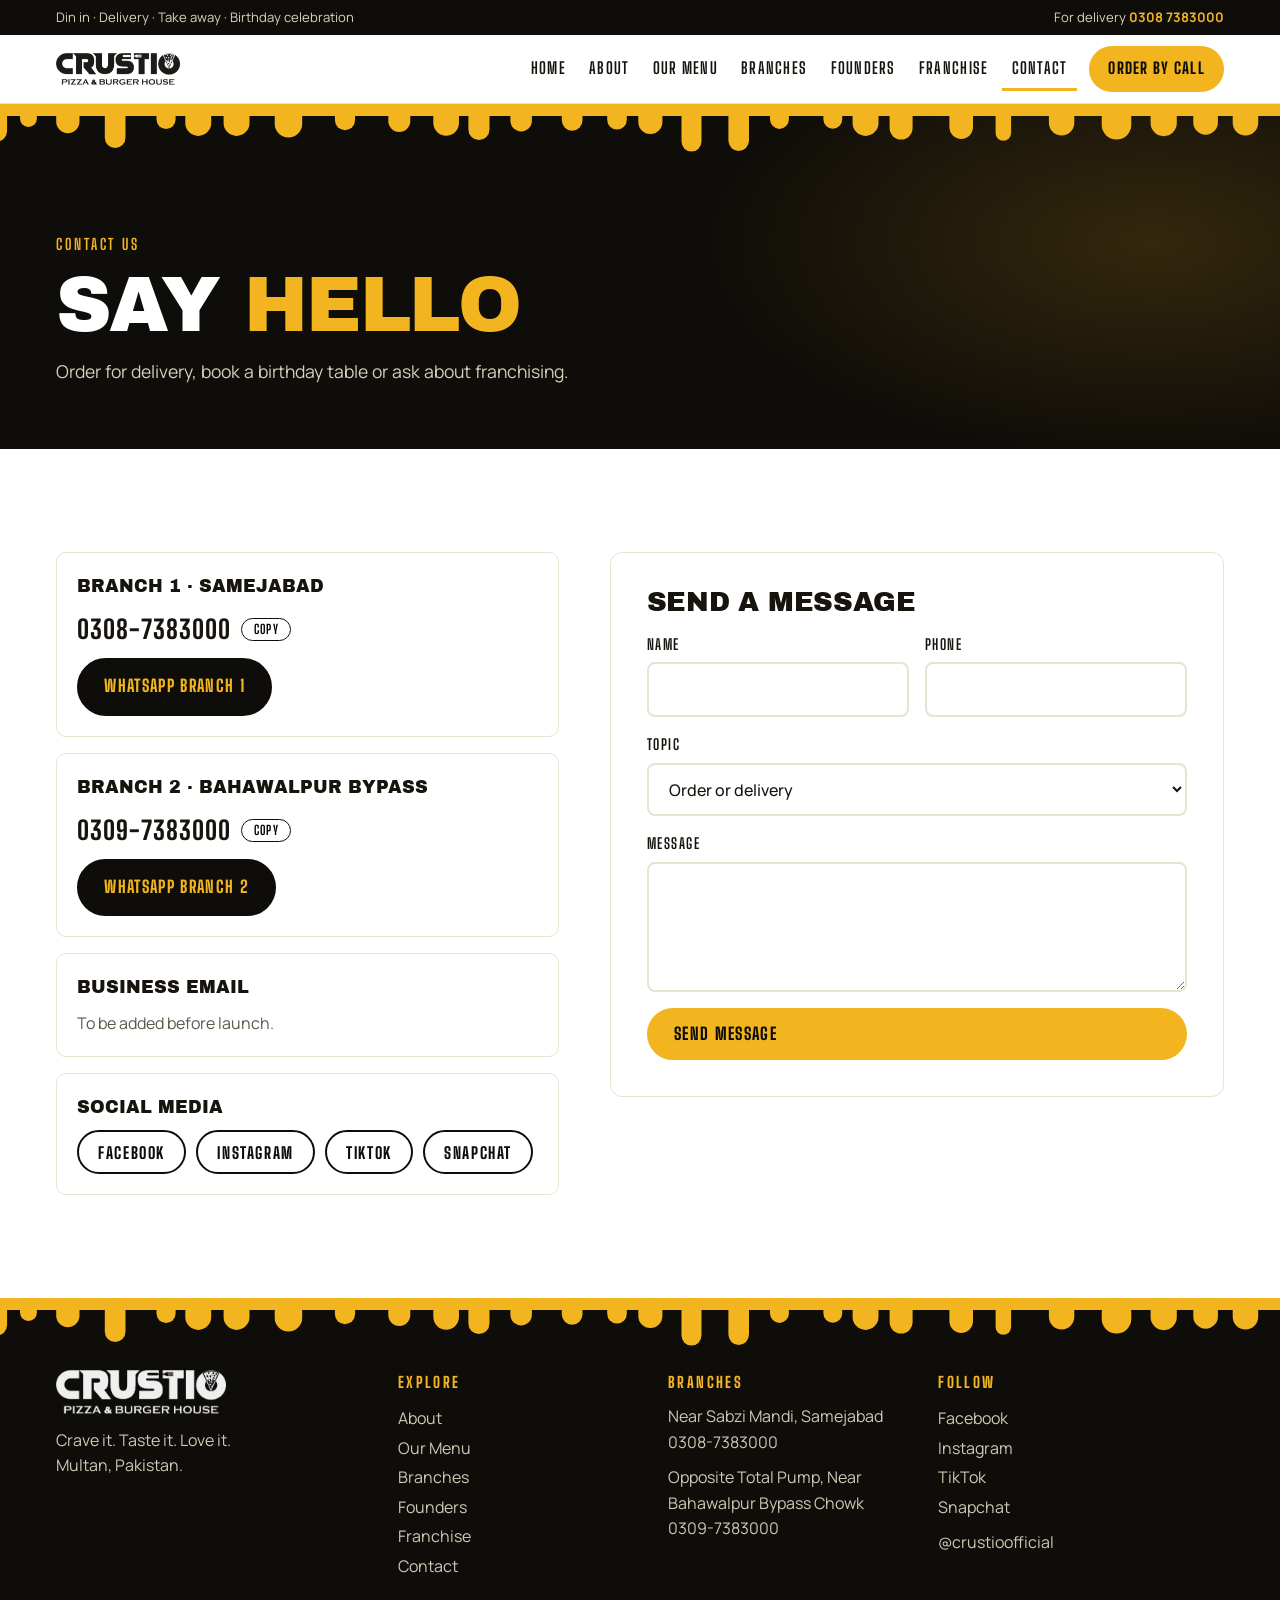
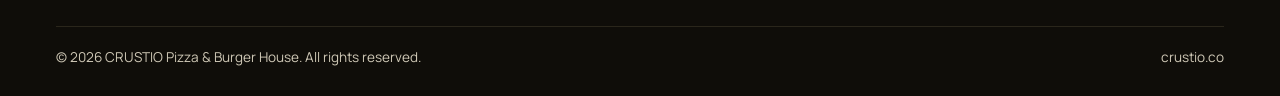
<file: contact.html>
<!doctype html>
<html lang="en">
<head>
  <meta charset="utf-8">
  <meta name="viewport" content="width=device-width, initial-scale=1, viewport-fit=cover">
  <title>Contact CRUSTIO | Order, Book, Enquire</title>
  <meta name="description" content="Call or WhatsApp CRUSTIO Multan for delivery, birthday bookings and franchise enquiries.">
  <meta name="theme-color" content="#0f0d09">
  <link rel="canonical" href="https://crustio.co/contact.html">
  <meta property="og:type" content="website">
  <meta property="og:site_name" content="CRUSTIO Pizza &amp; Burger House">
  <meta property="og:title" content="Contact CRUSTIO | Order, Book, Enquire">
  <meta property="og:description" content="Call or WhatsApp CRUSTIO Multan for delivery, birthday bookings and franchise enquiries.">
  <meta property="og:url" content="https://crustio.co/contact.html">
  <meta property="og:image" content="https://crustio.co/images/og-image.jpg">
  <meta name="twitter:card" content="summary_large_image">
  <link rel="icon" href="favicon.ico" sizes="any">
  <link rel="icon" type="image/png" href="images/favicon-32.png">
  <link rel="apple-touch-icon" href="images/apple-touch-icon.png">
  <link rel="preconnect" href="https://fonts.googleapis.com">
  <link rel="preconnect" href="https://fonts.gstatic.com" crossorigin>
  <link href="https://fonts.googleapis.com/css2?family=Archivo+Black&family=Big+Shoulders+Display:wght@600;700;800&family=Manrope:wght@400;500;600;700&display=swap" rel="stylesheet">
  <link rel="stylesheet" href="css/style.css">
  <!-- Google Analytics: replace G-XXXXXXXXXX with your Measurement ID, then remove the comment marks.
  <script async src="https://www.googletagmanager.com/gtag/js?id=G-XXXXXXXXXX"></script>
  <script>window.dataLayer=window.dataLayer||[];function gtag(){dataLayer.push(arguments)}gtag('js',new Date());gtag('config','G-XXXXXXXXXX');</script>
  -->
  <script type="application/ld+json">{
 "@context": "https://schema.org",
 "@type": "Restaurant",
 "name": "CRUSTIO Pizza & Burger House",
 "url": "https://crustio.co/",
 "founder": [
  {
   "@type": "Person",
   "name": "Ammar Bin Intizar"
  },
  {
   "@type": "Person",
   "name": "Usama Bin Yamin"
  }
 ],
 "servesCuisine": [
  "Pizza",
  "Burgers",
  "Fast food"
 ],
 "image": "https://crustio.co/images/og-image.jpg",
 "telephone": "+92-308-7383000",
 "address": [
  {
   "@type": "PostalAddress",
   "streetAddress": "Near Sabzi Mandi, Samejabad",
   "addressLocality": "Multan",
   "addressCountry": "PK"
  },
  {
   "@type": "PostalAddress",
   "streetAddress": "Opposite Total Pump, Near Bahawalpur Bypass Chowk",
   "addressLocality": "Multan",
   "addressCountry": "PK"
  }
 ]
}</script>
</head>
<body data-page="contact">
<header class="site-head">
  <div class="topbar"><div class="wrap">
    <span class="t-left">Din in &middot; Delivery &middot; Take away &middot; Birthday celebration</span>
    <span>For delivery <b>0308 7383000</b></span>
  </div></div>
  <div class="navbar"><div class="wrap nav-in">
    <a class="brand" href="index.html" aria-label="CRUSTIO home"><img src="images/logo-black.png" alt="CRUSTIO Pizza &amp; Burger House"></a>
    <nav id="nav" aria-label="Main">
      <a href="index.html" data-nav="home">Home</a>
      <a href="about.html" data-nav="about">About</a>
      <a href="menu.html" data-nav="menu">Our Menu</a>
      <a href="branches.html" data-nav="branches">Branches</a>
      <a href="founders.html" data-nav="founders">Founders</a>
      <a href="franchise.html" data-nav="franchise">Franchise</a>
      <a href="contact.html" data-nav="contact">Contact</a>
    </nav>
    <a class="btn nav-cta" href="contact.html">Order by call</a>
    <button class="burger" id="burger" aria-expanded="false" aria-controls="nav">Menu</button>
  </div></div>
</header>
<main id="page-contact" data-page="contact">
  <section class="phead"><svg class="drip" data-drip aria-hidden="true"></svg><div class="wrap"><div class="eyebrow">Contact us</div><h1>Say <em>hello</em></h1><p class="lead">Order for delivery, book a birthday table or ask about franchising.</p></div></section>
  <section class="band">
    <div class="wrap contact-grid">
      <div class="stack">
        <div class="ccard"><h3>Branch 1 &middot; Samejabad</h3><div class="num" data-num="0308-7383000"><span>0308-7383000</span><button class="copy" type="button">Copy</button></div><a class="btn dark" href="https://wa.me/923087383000" target="_blank" rel="noopener" style="justify-self:start">WhatsApp Branch 1</a></div>
        <div class="ccard"><h3>Branch 2 &middot; Bahawalpur Bypass</h3><div class="num" data-num="0309-7383000"><span>0309-7383000</span><button class="copy" type="button">Copy</button></div><a class="btn dark" href="https://wa.me/923097383000" target="_blank" rel="noopener" style="justify-self:start">WhatsApp Branch 2</a></div>
        <div class="ccard"><h3>Business email</h3><p style="color:var(--muted)">To be added before launch.</p></div>
        <div class="ccard"><h3>Social media</h3><div class="socials" data-socials></div></div>
      </div>
      <form class="formbox form" id="contactForm" novalidate>
        <h2 class="h2" style="font-size:1.7rem">Send a message</h2>
        <div class="two"><label for="c-name">Name<input id="c-name" required autocomplete="name"></label><label for="c-phone">Phone<input id="c-phone" required inputmode="tel" autocomplete="tel"></label></div>
        <label for="c-topic">Topic<select id="c-topic"><option>Order or delivery</option><option>Birthday booking</option><option>Feedback</option><option>Franchise</option><option>Something else</option></select></label>
        <label for="c-msg">Message<textarea id="c-msg" required></textarea></label>
        <button class="btn" type="submit">Send message</button>
        <div class="status" id="contactStatus" role="status" hidden></div>
      </form>
    </div>
  </section>
</main>
<footer>
  <svg class="drip" data-drip aria-hidden="true"></svg>
  <div class="wrap">
    <div class="foot">
      <div><img class="logo" src="images/logo-white.png" alt="CRUSTIO Pizza &amp; Burger House"><p>Crave it. Taste it. Love it.<br>Multan, Pakistan.</p></div>
      <div><h4>Explore</h4><a href="about.html">About</a><a href="menu.html">Our Menu</a><a href="branches.html">Branches</a><a href="founders.html">Founders</a><a href="franchise.html">Franchise</a><a href="contact.html">Contact</a></div>
      <div><h4>Branches</h4><p>Near Sabzi Mandi, Samejabad<br>0308-7383000</p><p style="margin-top:10px">Opposite Total Pump, Near Bahawalpur Bypass Chowk<br>0309-7383000</p></div>
      <div><h4>Follow</h4><div data-footsocial></div></div>
    </div>
    <div class="legal"><span>&copy; 2026 CRUSTIO Pizza &amp; Burger House. All rights reserved.</span><span>crustio.co</span></div>
  </div>
</footer>

<script src="js/main.js"></script>
</body>
</html>
</file>
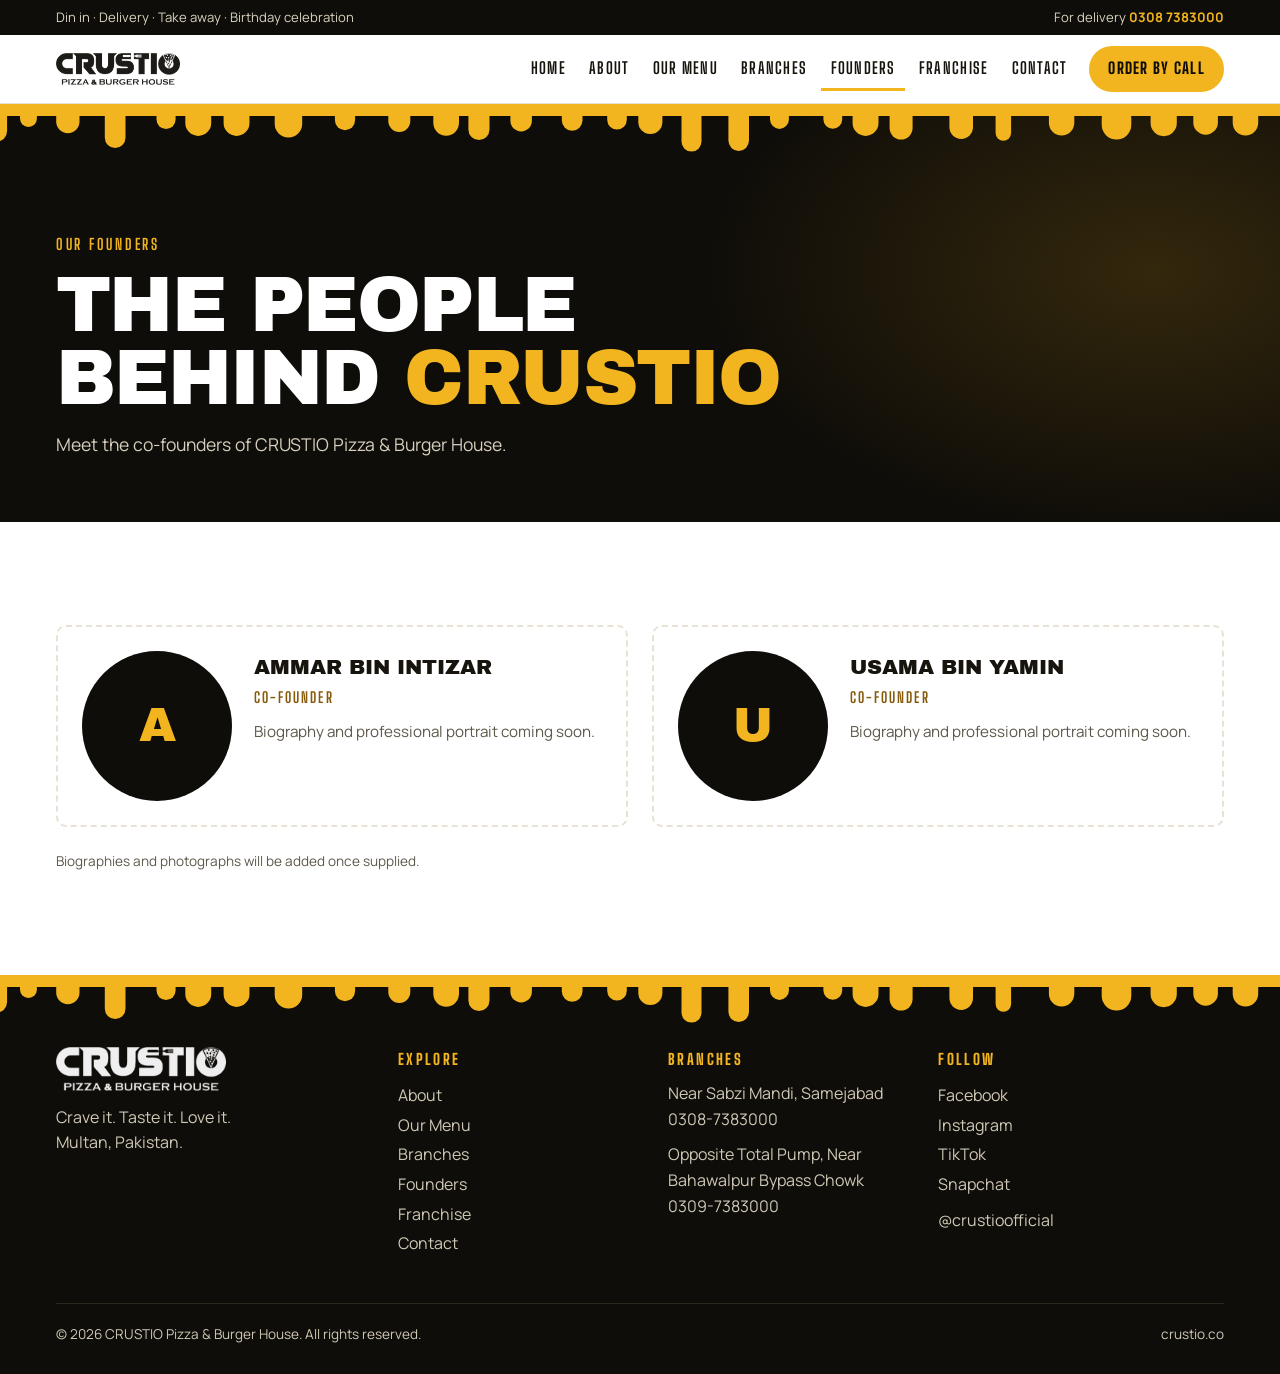
<file: founders.html>
<!doctype html>
<html lang="en">
<head>
  <meta charset="utf-8">
  <meta name="viewport" content="width=device-width, initial-scale=1, viewport-fit=cover">
  <title>Founders | CRUSTIO</title>
  <meta name="description" content="Meet the founders behind CRUSTIO Pizza & Burger House.">
  <meta name="theme-color" content="#0f0d09">
  <link rel="canonical" href="https://crustio.co/founders.html">
  <meta property="og:type" content="website">
  <meta property="og:site_name" content="CRUSTIO Pizza &amp; Burger House">
  <meta property="og:title" content="Founders | CRUSTIO">
  <meta property="og:description" content="Meet the founders behind CRUSTIO Pizza & Burger House.">
  <meta property="og:url" content="https://crustio.co/founders.html">
  <meta property="og:image" content="https://crustio.co/images/og-image.jpg">
  <meta name="twitter:card" content="summary_large_image">
  <link rel="icon" href="favicon.ico" sizes="any">
  <link rel="icon" type="image/png" href="images/favicon-32.png">
  <link rel="apple-touch-icon" href="images/apple-touch-icon.png">
  <link rel="preconnect" href="https://fonts.googleapis.com">
  <link rel="preconnect" href="https://fonts.gstatic.com" crossorigin>
  <link href="https://fonts.googleapis.com/css2?family=Archivo+Black&family=Big+Shoulders+Display:wght@600;700;800&family=Manrope:wght@400;500;600;700&display=swap" rel="stylesheet">
  <link rel="stylesheet" href="css/style.css">
  <!-- Google Analytics: replace G-XXXXXXXXXX with your Measurement ID, then remove the comment marks.
  <script async src="https://www.googletagmanager.com/gtag/js?id=G-XXXXXXXXXX"></script>
  <script>window.dataLayer=window.dataLayer||[];function gtag(){dataLayer.push(arguments)}gtag('js',new Date());gtag('config','G-XXXXXXXXXX');</script>
  -->
  <script type="application/ld+json">{
 "@context": "https://schema.org",
 "@type": "Restaurant",
 "name": "CRUSTIO Pizza & Burger House",
 "url": "https://crustio.co/",
 "founder": [
  {
   "@type": "Person",
   "name": "Ammar Bin Intizar"
  },
  {
   "@type": "Person",
   "name": "Usama Bin Yamin"
  }
 ],
 "servesCuisine": [
  "Pizza",
  "Burgers",
  "Fast food"
 ],
 "image": "https://crustio.co/images/og-image.jpg",
 "telephone": "+92-308-7383000",
 "address": [
  {
   "@type": "PostalAddress",
   "streetAddress": "Near Sabzi Mandi, Samejabad",
   "addressLocality": "Multan",
   "addressCountry": "PK"
  },
  {
   "@type": "PostalAddress",
   "streetAddress": "Opposite Total Pump, Near Bahawalpur Bypass Chowk",
   "addressLocality": "Multan",
   "addressCountry": "PK"
  }
 ]
}</script>
</head>
<body data-page="founders">
<header class="site-head">
  <div class="topbar"><div class="wrap">
    <span class="t-left">Din in &middot; Delivery &middot; Take away &middot; Birthday celebration</span>
    <span>For delivery <b>0308 7383000</b></span>
  </div></div>
  <div class="navbar"><div class="wrap nav-in">
    <a class="brand" href="index.html" aria-label="CRUSTIO home"><img src="images/logo-black.png" alt="CRUSTIO Pizza &amp; Burger House"></a>
    <nav id="nav" aria-label="Main">
      <a href="index.html" data-nav="home">Home</a>
      <a href="about.html" data-nav="about">About</a>
      <a href="menu.html" data-nav="menu">Our Menu</a>
      <a href="branches.html" data-nav="branches">Branches</a>
      <a href="founders.html" data-nav="founders">Founders</a>
      <a href="franchise.html" data-nav="franchise">Franchise</a>
      <a href="contact.html" data-nav="contact">Contact</a>
    </nav>
    <a class="btn nav-cta" href="contact.html">Order by call</a>
    <button class="burger" id="burger" aria-expanded="false" aria-controls="nav">Menu</button>
  </div></div>
</header>
<main id="page-founders" data-page="founders">
  <section class="phead"><svg class="drip" data-drip aria-hidden="true"></svg><div class="wrap"><div class="eyebrow">Our founders</div><h1>The people behind <em>CRUSTIO</em></h1><p class="lead">Meet the co-founders of CRUSTIO Pizza &amp; Burger House.</p></div></section>
  <section class="band">
    <div class="wrap">
      <div class="people" data-people></div>
      <p class="fine">Biographies and photographs will be added once supplied.</p>
    </div>
  </section>
</main>
<footer>
  <svg class="drip" data-drip aria-hidden="true"></svg>
  <div class="wrap">
    <div class="foot">
      <div><img class="logo" src="images/logo-white.png" alt="CRUSTIO Pizza &amp; Burger House"><p>Crave it. Taste it. Love it.<br>Multan, Pakistan.</p></div>
      <div><h4>Explore</h4><a href="about.html">About</a><a href="menu.html">Our Menu</a><a href="branches.html">Branches</a><a href="founders.html">Founders</a><a href="franchise.html">Franchise</a><a href="contact.html">Contact</a></div>
      <div><h4>Branches</h4><p>Near Sabzi Mandi, Samejabad<br>0308-7383000</p><p style="margin-top:10px">Opposite Total Pump, Near Bahawalpur Bypass Chowk<br>0309-7383000</p></div>
      <div><h4>Follow</h4><div data-footsocial></div></div>
    </div>
    <div class="legal"><span>&copy; 2026 CRUSTIO Pizza &amp; Burger House. All rights reserved.</span><span>crustio.co</span></div>
  </div>
</footer>

<script src="js/main.js"></script>
</body>
</html>
</file>
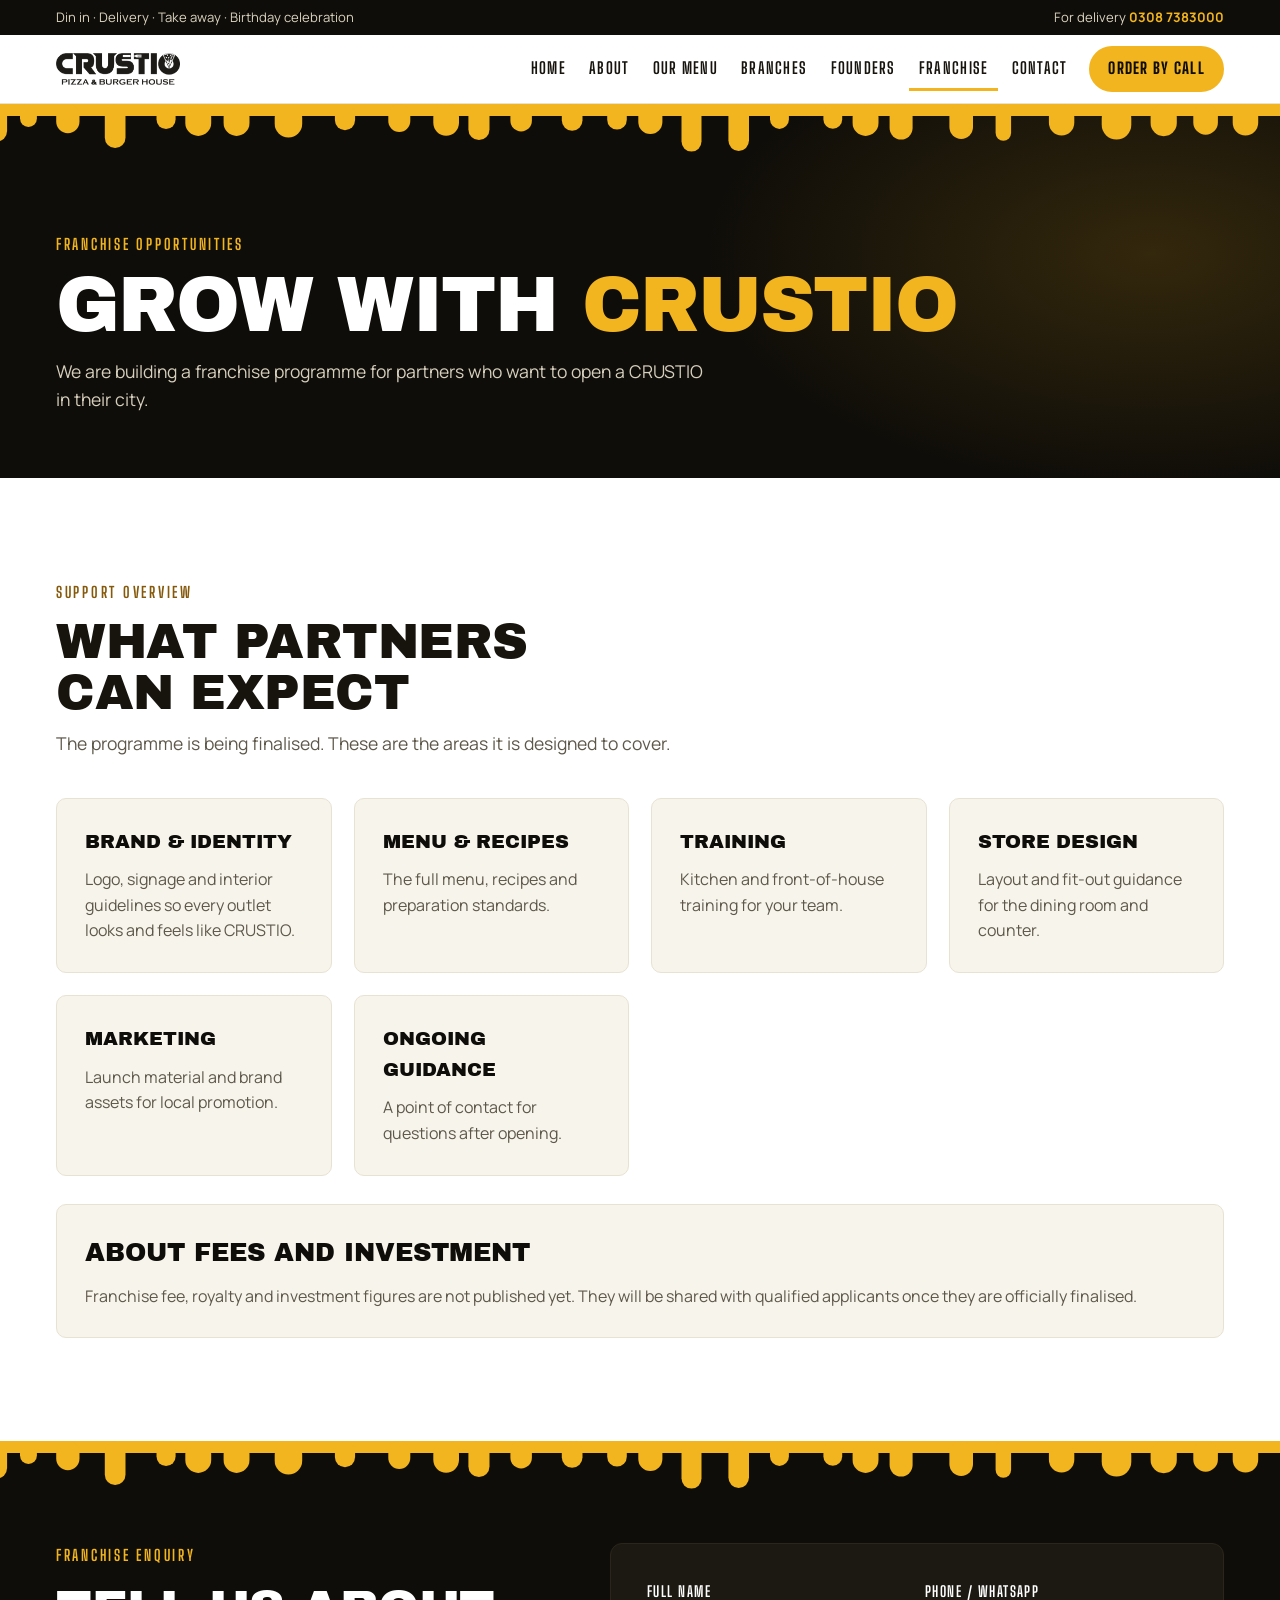
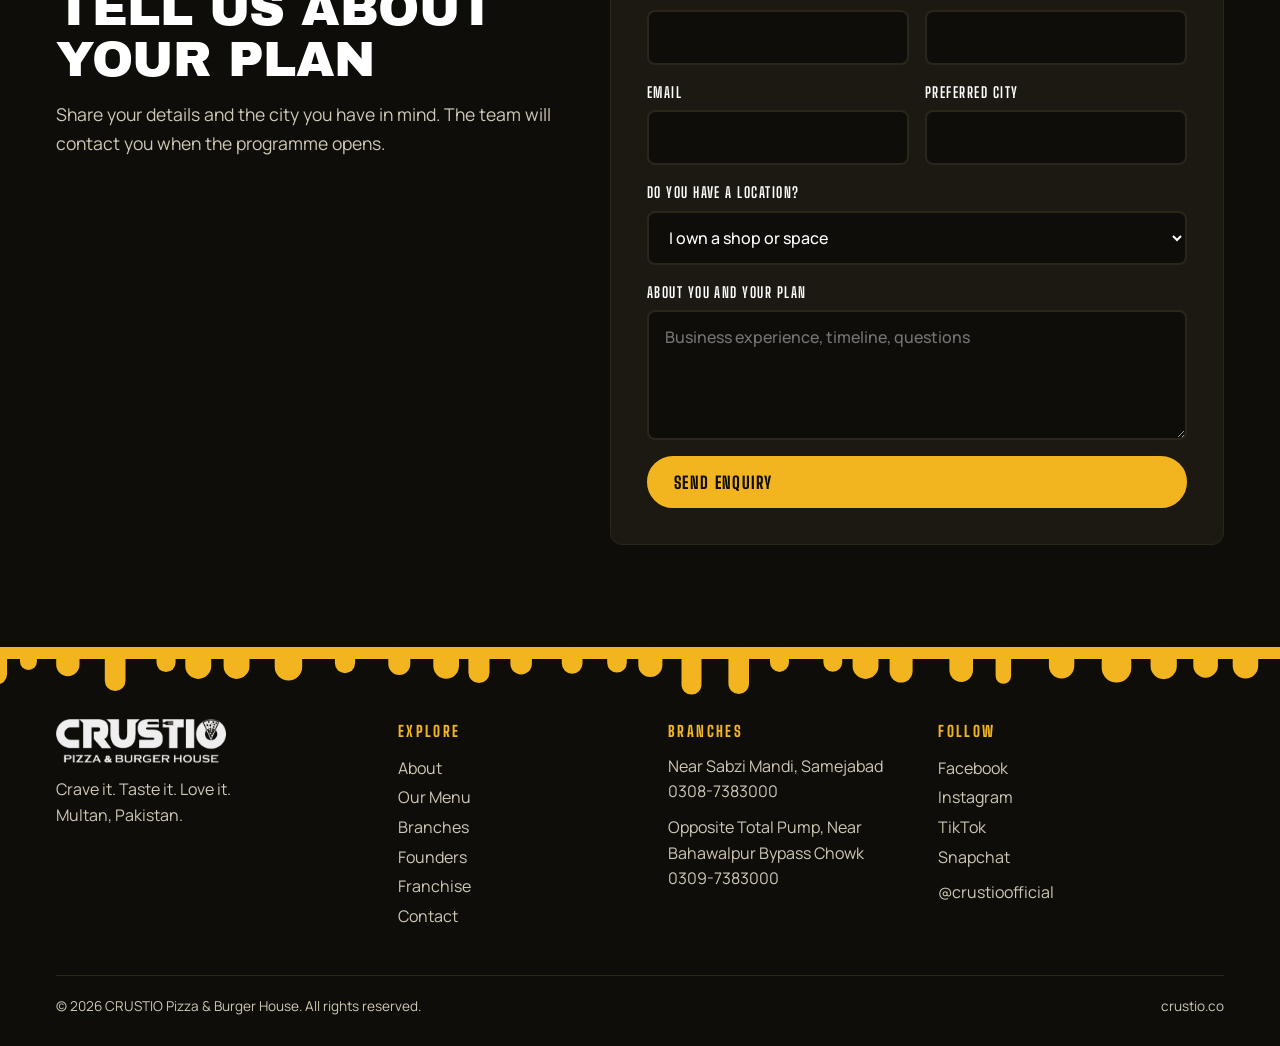
<file: franchise.html>
<!doctype html>
<html lang="en">
<head>
  <meta charset="utf-8">
  <meta name="viewport" content="width=device-width, initial-scale=1, viewport-fit=cover">
  <title>Franchise Opportunities | CRUSTIO</title>
  <meta name="description" content="Register your interest in a CRUSTIO franchise. Fee, royalty and investment details will be shared with qualified applicants once finalised.">
  <meta name="theme-color" content="#0f0d09">
  <link rel="canonical" href="https://crustio.co/franchise.html">
  <meta property="og:type" content="website">
  <meta property="og:site_name" content="CRUSTIO Pizza &amp; Burger House">
  <meta property="og:title" content="Franchise Opportunities | CRUSTIO">
  <meta property="og:description" content="Register your interest in a CRUSTIO franchise. Fee, royalty and investment details will be shared with qualified applicants once finalised.">
  <meta property="og:url" content="https://crustio.co/franchise.html">
  <meta property="og:image" content="https://crustio.co/images/og-image.jpg">
  <meta name="twitter:card" content="summary_large_image">
  <link rel="icon" href="favicon.ico" sizes="any">
  <link rel="icon" type="image/png" href="images/favicon-32.png">
  <link rel="apple-touch-icon" href="images/apple-touch-icon.png">
  <link rel="preconnect" href="https://fonts.googleapis.com">
  <link rel="preconnect" href="https://fonts.gstatic.com" crossorigin>
  <link href="https://fonts.googleapis.com/css2?family=Archivo+Black&family=Big+Shoulders+Display:wght@600;700;800&family=Manrope:wght@400;500;600;700&display=swap" rel="stylesheet">
  <link rel="stylesheet" href="css/style.css">
  <!-- Google Analytics: replace G-XXXXXXXXXX with your Measurement ID, then remove the comment marks.
  <script async src="https://www.googletagmanager.com/gtag/js?id=G-XXXXXXXXXX"></script>
  <script>window.dataLayer=window.dataLayer||[];function gtag(){dataLayer.push(arguments)}gtag('js',new Date());gtag('config','G-XXXXXXXXXX');</script>
  -->
  <script type="application/ld+json">{
 "@context": "https://schema.org",
 "@type": "Restaurant",
 "name": "CRUSTIO Pizza & Burger House",
 "url": "https://crustio.co/",
 "founder": [
  {
   "@type": "Person",
   "name": "Ammar Bin Intizar"
  },
  {
   "@type": "Person",
   "name": "Usama Bin Yamin"
  }
 ],
 "servesCuisine": [
  "Pizza",
  "Burgers",
  "Fast food"
 ],
 "image": "https://crustio.co/images/og-image.jpg",
 "telephone": "+92-308-7383000",
 "address": [
  {
   "@type": "PostalAddress",
   "streetAddress": "Near Sabzi Mandi, Samejabad",
   "addressLocality": "Multan",
   "addressCountry": "PK"
  },
  {
   "@type": "PostalAddress",
   "streetAddress": "Opposite Total Pump, Near Bahawalpur Bypass Chowk",
   "addressLocality": "Multan",
   "addressCountry": "PK"
  }
 ]
}</script>
</head>
<body data-page="franchise">
<header class="site-head">
  <div class="topbar"><div class="wrap">
    <span class="t-left">Din in &middot; Delivery &middot; Take away &middot; Birthday celebration</span>
    <span>For delivery <b>0308 7383000</b></span>
  </div></div>
  <div class="navbar"><div class="wrap nav-in">
    <a class="brand" href="index.html" aria-label="CRUSTIO home"><img src="images/logo-black.png" alt="CRUSTIO Pizza &amp; Burger House"></a>
    <nav id="nav" aria-label="Main">
      <a href="index.html" data-nav="home">Home</a>
      <a href="about.html" data-nav="about">About</a>
      <a href="menu.html" data-nav="menu">Our Menu</a>
      <a href="branches.html" data-nav="branches">Branches</a>
      <a href="founders.html" data-nav="founders">Founders</a>
      <a href="franchise.html" data-nav="franchise">Franchise</a>
      <a href="contact.html" data-nav="contact">Contact</a>
    </nav>
    <a class="btn nav-cta" href="contact.html">Order by call</a>
    <button class="burger" id="burger" aria-expanded="false" aria-controls="nav">Menu</button>
  </div></div>
</header>
<main id="page-franchise" data-page="franchise">
  <section class="phead"><svg class="drip" data-drip aria-hidden="true"></svg><div class="wrap"><div class="eyebrow">Franchise opportunities</div><h1>Grow with <em>CRUSTIO</em></h1><p class="lead">We are building a franchise programme for partners who want to open a CRUSTIO in their city.</p></div></section>
  <section class="band">
    <div class="wrap">
      <div class="sec-head"><div class="eyebrow">Support overview</div><h2 class="h2">What partners can expect</h2><p class="lead">The programme is being finalised. These are the areas it is designed to cover.</p></div>
      <div class="trio" style="grid-template-columns:repeat(3,1fr)" id="support"></div>
      <div class="vcard light" style="margin-top:28px"><h3>About fees and investment</h3><p>Franchise fee, royalty and investment figures are not published yet. They will be shared with qualified applicants once they are officially finalised.</p></div>
    </div>
  </section>
  <section class="band dark">
    <svg class="drip" data-drip aria-hidden="true"></svg>
    <div class="wrap contact-grid">
      <div class="p-gap"><div class="eyebrow">Franchise enquiry</div><h2 class="h2">Tell us about your plan</h2><p class="lead">Share your details and the city you have in mind. The team will contact you when the programme opens.</p></div>
      <form class="formbox form" id="franForm" novalidate>
        <div class="two"><label for="f-name">Full name<input id="f-name" required autocomplete="name"></label><label for="f-phone">Phone / WhatsApp<input id="f-phone" required inputmode="tel" autocomplete="tel"></label></div>
        <div class="two"><label for="f-email">Email<input id="f-email" type="email" required autocomplete="email"></label><label for="f-city">Preferred city<input id="f-city" required></label></div>
        <label for="f-site">Do you have a location?<select id="f-site"><option>I own a shop or space</option><option>I rent a shop or space</option><option>Not yet, I need help finding one</option></select></label>
        <label for="f-msg">About you and your plan<textarea id="f-msg" placeholder="Business experience, timeline, questions"></textarea></label>
        <button class="btn" type="submit">Send enquiry</button>
        <div class="status" id="franStatus" role="status" hidden></div>
      </form>
    </div>
  </section>
</main>
<footer>
  <svg class="drip" data-drip aria-hidden="true"></svg>
  <div class="wrap">
    <div class="foot">
      <div><img class="logo" src="images/logo-white.png" alt="CRUSTIO Pizza &amp; Burger House"><p>Crave it. Taste it. Love it.<br>Multan, Pakistan.</p></div>
      <div><h4>Explore</h4><a href="about.html">About</a><a href="menu.html">Our Menu</a><a href="branches.html">Branches</a><a href="founders.html">Founders</a><a href="franchise.html">Franchise</a><a href="contact.html">Contact</a></div>
      <div><h4>Branches</h4><p>Near Sabzi Mandi, Samejabad<br>0308-7383000</p><p style="margin-top:10px">Opposite Total Pump, Near Bahawalpur Bypass Chowk<br>0309-7383000</p></div>
      <div><h4>Follow</h4><div data-footsocial></div></div>
    </div>
    <div class="legal"><span>&copy; 2026 CRUSTIO Pizza &amp; Burger House. All rights reserved.</span><span>crustio.co</span></div>
  </div>
</footer>

<script src="js/main.js"></script>
</body>
</html>
</file>
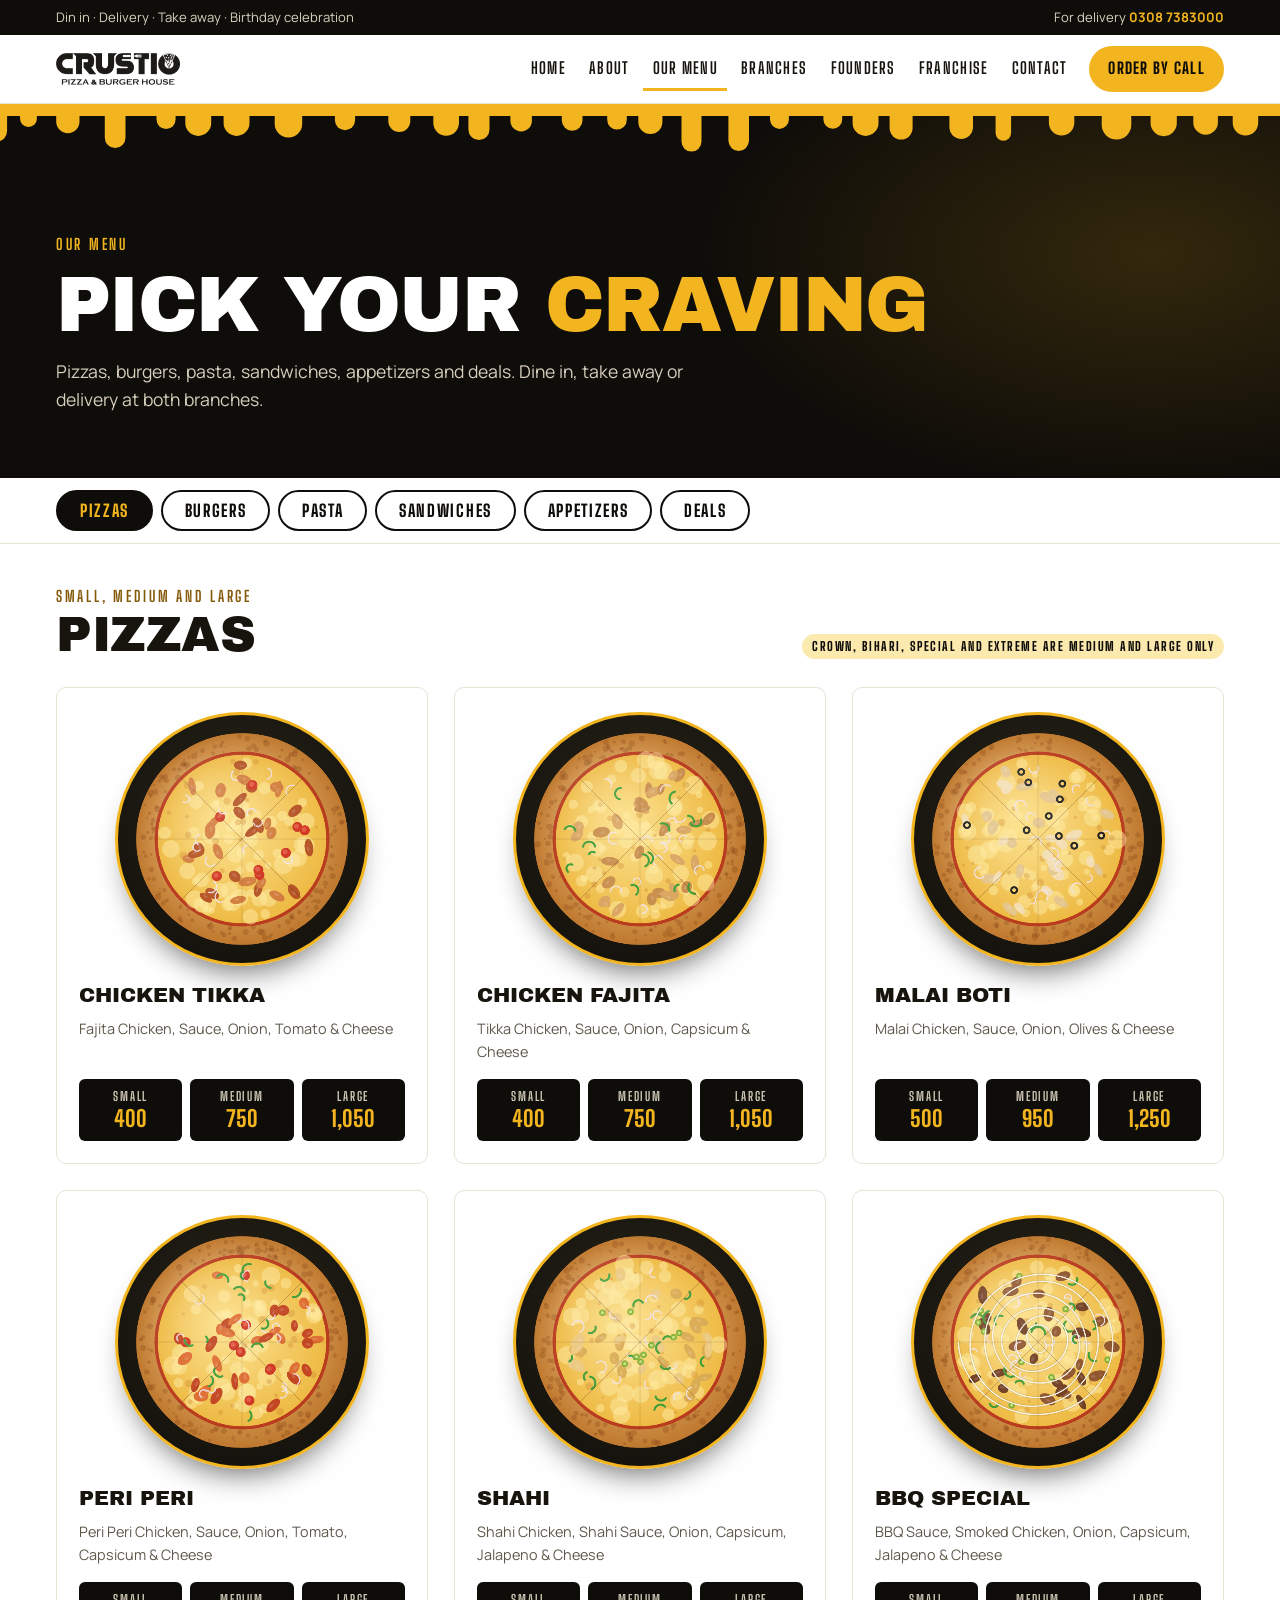
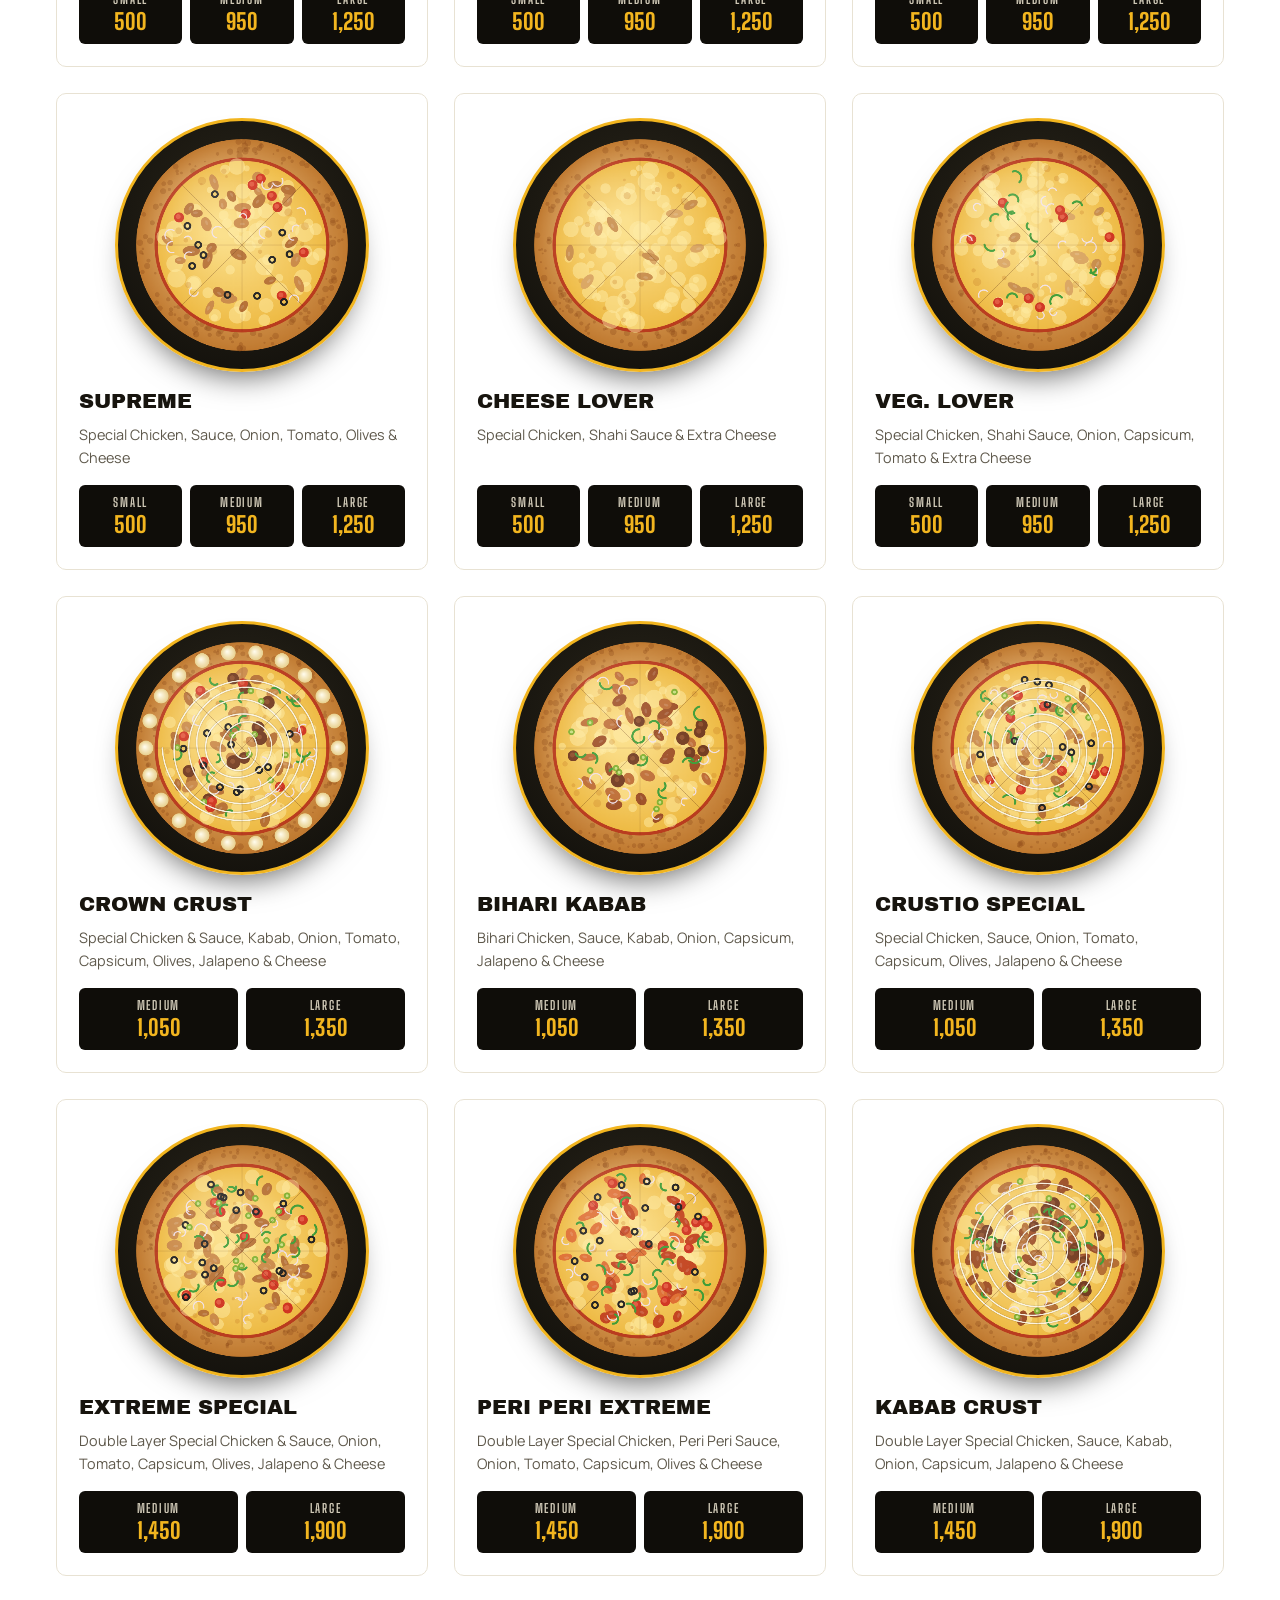
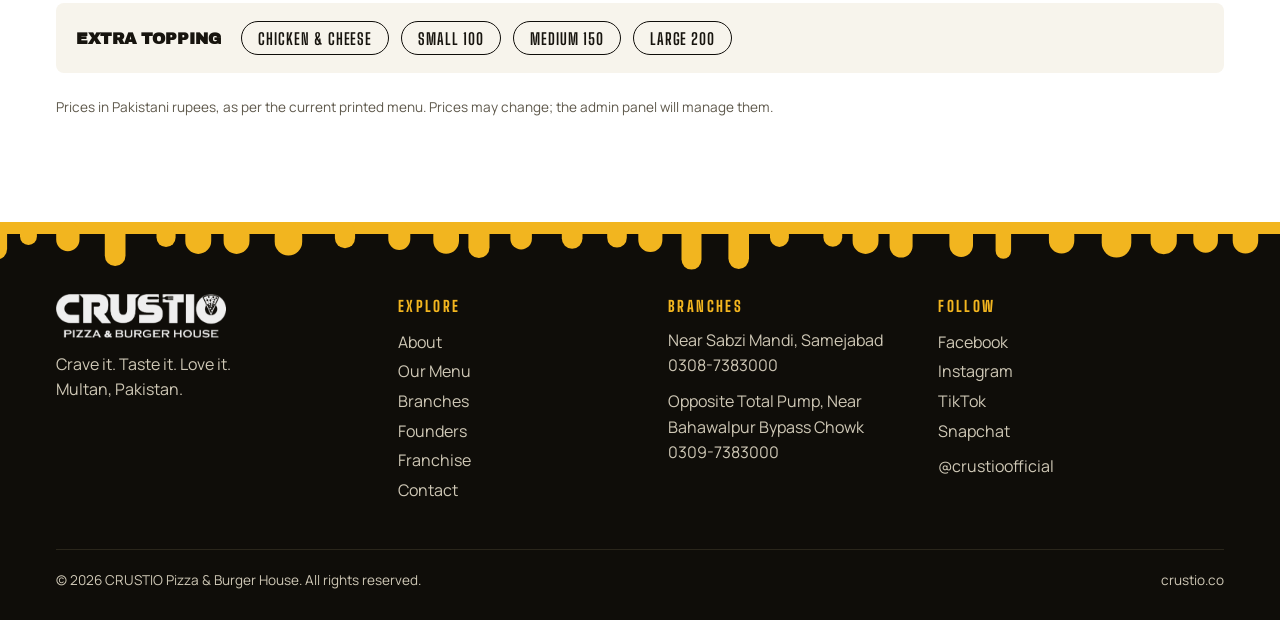
<file: menu.html>
<!doctype html>
<html lang="en">
<head>
  <meta charset="utf-8">
  <meta name="viewport" content="width=device-width, initial-scale=1, viewport-fit=cover">
  <title>Menu | Pizzas, Burgers, Pasta and Deals | CRUSTIO</title>
  <meta name="description" content="Full CRUSTIO menu: 15 pizza flavours, burgers, pasta, sandwiches, appetizers and value deals, with prices in rupees.">
  <meta name="theme-color" content="#0f0d09">
  <link rel="canonical" href="https://crustio.co/menu.html">
  <meta property="og:type" content="website">
  <meta property="og:site_name" content="CRUSTIO Pizza &amp; Burger House">
  <meta property="og:title" content="Menu | Pizzas, Burgers, Pasta and Deals | CRUSTIO">
  <meta property="og:description" content="Full CRUSTIO menu: 15 pizza flavours, burgers, pasta, sandwiches, appetizers and value deals, with prices in rupees.">
  <meta property="og:url" content="https://crustio.co/menu.html">
  <meta property="og:image" content="https://crustio.co/images/og-image.jpg">
  <meta name="twitter:card" content="summary_large_image">
  <link rel="icon" href="favicon.ico" sizes="any">
  <link rel="icon" type="image/png" href="images/favicon-32.png">
  <link rel="apple-touch-icon" href="images/apple-touch-icon.png">
  <link rel="preconnect" href="https://fonts.googleapis.com">
  <link rel="preconnect" href="https://fonts.gstatic.com" crossorigin>
  <link href="https://fonts.googleapis.com/css2?family=Archivo+Black&family=Big+Shoulders+Display:wght@600;700;800&family=Manrope:wght@400;500;600;700&display=swap" rel="stylesheet">
  <link rel="stylesheet" href="css/style.css">
  <!-- Google Analytics: replace G-XXXXXXXXXX with your Measurement ID, then remove the comment marks.
  <script async src="https://www.googletagmanager.com/gtag/js?id=G-XXXXXXXXXX"></script>
  <script>window.dataLayer=window.dataLayer||[];function gtag(){dataLayer.push(arguments)}gtag('js',new Date());gtag('config','G-XXXXXXXXXX');</script>
  -->
  <script type="application/ld+json">{
 "@context": "https://schema.org",
 "@type": "Restaurant",
 "name": "CRUSTIO Pizza & Burger House",
 "url": "https://crustio.co/",
 "founder": [
  {
   "@type": "Person",
   "name": "Ammar Bin Intizar"
  },
  {
   "@type": "Person",
   "name": "Usama Bin Yamin"
  }
 ],
 "servesCuisine": [
  "Pizza",
  "Burgers",
  "Fast food"
 ],
 "image": "https://crustio.co/images/og-image.jpg",
 "telephone": "+92-308-7383000",
 "address": [
  {
   "@type": "PostalAddress",
   "streetAddress": "Near Sabzi Mandi, Samejabad",
   "addressLocality": "Multan",
   "addressCountry": "PK"
  },
  {
   "@type": "PostalAddress",
   "streetAddress": "Opposite Total Pump, Near Bahawalpur Bypass Chowk",
   "addressLocality": "Multan",
   "addressCountry": "PK"
  }
 ]
}</script>
</head>
<body data-page="menu">
<header class="site-head">
  <div class="topbar"><div class="wrap">
    <span class="t-left">Din in &middot; Delivery &middot; Take away &middot; Birthday celebration</span>
    <span>For delivery <b>0308 7383000</b></span>
  </div></div>
  <div class="navbar"><div class="wrap nav-in">
    <a class="brand" href="index.html" aria-label="CRUSTIO home"><img src="images/logo-black.png" alt="CRUSTIO Pizza &amp; Burger House"></a>
    <nav id="nav" aria-label="Main">
      <a href="index.html" data-nav="home">Home</a>
      <a href="about.html" data-nav="about">About</a>
      <a href="menu.html" data-nav="menu">Our Menu</a>
      <a href="branches.html" data-nav="branches">Branches</a>
      <a href="founders.html" data-nav="founders">Founders</a>
      <a href="franchise.html" data-nav="franchise">Franchise</a>
      <a href="contact.html" data-nav="contact">Contact</a>
    </nav>
    <a class="btn nav-cta" href="contact.html">Order by call</a>
    <button class="burger" id="burger" aria-expanded="false" aria-controls="nav">Menu</button>
  </div></div>
</header>
<main id="page-menu" data-page="menu">
  <section class="phead"><svg class="drip" data-drip aria-hidden="true"></svg><div class="wrap"><div class="eyebrow">Our menu</div><h1>Pick your <em>craving</em></h1><p class="lead">Pizzas, burgers, pasta, sandwiches, appetizers and deals. Dine in, take away or delivery at both branches.</p></div></section>
  <div class="tabs"><div class="wrap" role="tablist" aria-label="Menu categories" id="tabs"></div></div>
  <section class="band" style="padding-top:40px"><div class="wrap" id="cats"></div></section>
</main>
<footer>
  <svg class="drip" data-drip aria-hidden="true"></svg>
  <div class="wrap">
    <div class="foot">
      <div><img class="logo" src="images/logo-white.png" alt="CRUSTIO Pizza &amp; Burger House"><p>Crave it. Taste it. Love it.<br>Multan, Pakistan.</p></div>
      <div><h4>Explore</h4><a href="about.html">About</a><a href="menu.html">Our Menu</a><a href="branches.html">Branches</a><a href="founders.html">Founders</a><a href="franchise.html">Franchise</a><a href="contact.html">Contact</a></div>
      <div><h4>Branches</h4><p>Near Sabzi Mandi, Samejabad<br>0308-7383000</p><p style="margin-top:10px">Opposite Total Pump, Near Bahawalpur Bypass Chowk<br>0309-7383000</p></div>
      <div><h4>Follow</h4><div data-footsocial></div></div>
    </div>
    <div class="legal"><span>&copy; 2026 CRUSTIO Pizza &amp; Burger House. All rights reserved.</span><span>crustio.co</span></div>
  </div>
</footer>

<script src="js/main.js"></script>
</body>
</html>
</file>
<file: css/style.css>
/* CRUSTIO styles. Brand: black #0f0d09, gold #f2b51f, white. */
/* Layout concept: white editorial pages broken by black bands; a gold "cheese drip" edge (taken from the dining-room wall) hangs from every black band. 3D pizza leads the hero; menu cards tilt in CSS 3D.
   Single deliberate look (brand black / gold / white), so colours are explicit rather than theme-swapped. */
:root{
  --ink:#0f0d09; --ink-2:#1c1912; --ink-3:#2a261b;
  --gold:#f2b51f; --gold-soft:#fbe9ae; --gold-deep:#85590a;
  --paper:#ffffff; --paper-2:#f7f4ec; --line:#e8e2d3; --fg:#17140e; --muted:#5e584b;
  --display:"Archivo Black","Arial Black",Impact,sans-serif;
  --body:"Manrope",system-ui,-apple-system,"Segoe UI",Roboto,sans-serif;
  --cond:"Big Shoulders Display","Arial Narrow",Impact,sans-serif;
  color-scheme:light;
}
*{box-sizing:border-box}
html{scroll-behavior:smooth}
body{background:var(--paper);color:var(--fg);font-family:var(--body);font-size:16px;line-height:1.6;margin:0;-webkit-font-smoothing:antialiased}
img,canvas,svg{max-width:100%}
a{color:inherit}
h1,h2,h3,h4{margin:0;font-weight:400;text-wrap:balance}
p{margin:0}
:focus-visible{outline:3px solid var(--gold);outline-offset:3px;border-radius:4px}
.wrap{max-width:1200px;margin:0 auto;padding-left:max(16px,env(safe-area-inset-left,0px));padding-right:max(16px,env(safe-area-inset-right,0px))}
.band{position:relative;padding-block:clamp(56px,8vw,104px)}
.band.dark{background:var(--ink);color:#fff}
.band.soft{background:var(--paper-2)}
.eyebrow{font-family:var(--cond);font-weight:700;letter-spacing:.18em;text-transform:uppercase;font-size:.95rem;color:var(--gold-deep)}
.dark .eyebrow{color:var(--gold)}
.h2{font-family:var(--display);text-transform:uppercase;font-size:clamp(1.9rem,4.2vw,3.1rem);line-height:1.02;letter-spacing:-.01em}
.lead{font-size:1.1rem;color:var(--muted);max-width:60ch}
.dark .lead{color:#cfc8b6}
.sec-head{display:grid;gap:12px;margin-bottom:40px;max-width:720px}
.btn{display:inline-flex;align-items:center;gap:.5em;font-family:var(--cond);font-weight:800;text-transform:uppercase;letter-spacing:.08em;font-size:1.05rem;padding:.8em 1.5em;border-radius:999px;border:2px solid var(--gold);background:var(--gold);color:var(--ink);text-decoration:none;cursor:pointer;transition:transform .2s,background .2s,color .2s,box-shadow .2s}
.btn:hover{transform:translateY(-2px);box-shadow:0 10px 24px -10px rgba(242,181,31,.8)}
.btn.ghost{background:transparent;color:#fff;border-color:rgba(255,255,255,.55)}
.btn.ghost:hover{border-color:var(--gold);color:var(--gold);box-shadow:none}
.btn.dark{background:var(--ink);border-color:var(--ink);color:var(--gold)}
.btn.line{background:transparent;border-color:var(--ink);color:var(--ink)}
.btn.line:hover{background:var(--ink);color:var(--gold)}
.btn-row{display:flex;flex-wrap:wrap;gap:12px}
.drip{position:absolute;left:0;top:0;width:100%;height:64px;fill:var(--gold);pointer-events:none;z-index:1}

/* header */
.site-head{position:sticky;top:env(safe-area-inset-top,0px);z-index:60}
.topbar{background:var(--ink);color:#d9d2bf;font-size:.82rem}
.topbar .wrap{display:flex;justify-content:space-between;gap:16px;padding-block:7px;flex-wrap:wrap}
.topbar b{color:var(--gold);font-weight:700}
.topbar a{text-decoration:none;color:#fff;font-weight:700}
.navbar{background:rgba(255,255,255,.97);border-bottom:1px solid var(--line);backdrop-filter:blur(8px)}
.nav-in{display:flex;align-items:center;gap:20px;min-height:68px}
.brand{display:block;flex:none}
.brand img{height:34px;width:auto;display:block}
#nav{display:flex;gap:4px;margin-left:auto;flex-wrap:wrap}
#nav a{font-family:var(--cond);font-weight:700;text-transform:uppercase;letter-spacing:.08em;font-size:1.06rem;text-decoration:none;padding:.5em .8em;border-bottom:3px solid transparent;color:var(--fg)}
#nav a:hover{border-color:var(--line)}
#nav a.on{border-color:var(--gold)}
.nav-cta{padding:.55em 1.2em;font-size:.98rem}
.burger{display:none;margin-left:auto;font-family:var(--cond);font-weight:800;text-transform:uppercase;letter-spacing:.08em;font-size:1.05rem;background:var(--ink);color:var(--gold);border:0;border-radius:999px;padding:.55em 1.2em;cursor:pointer}
@media (max-width:980px){
  .burger{display:block}
  .nav-cta{display:none}
  .navbar .wrap{position:relative}
  #nav{display:none;position:absolute;left:0;right:0;top:100%;background:#fff;flex-direction:column;margin:0;padding:8px max(16px,env(safe-area-inset-left,0px)) 16px;border-bottom:1px solid var(--line);box-shadow:0 20px 30px -20px rgba(0,0,0,.4)}
  #nav.open{display:flex}
  #nav a{padding:.8em 0;border-bottom:1px solid var(--line)}
  .topbar .t-left{display:none}
}

/* hero */
.hero{background:var(--ink);color:#fff;position:relative;overflow:hidden;padding-block:clamp(88px,10vw,120px) clamp(40px,6vw,72px)}
.hero::before{content:"";position:absolute;inset:0;background:radial-gradient(60% 70% at 72% 52%,rgba(242,181,31,.22),transparent 70%),radial-gradient(40% 50% at 8% 100%,rgba(242,181,31,.10),transparent 70%)}
.hero-grid{position:relative;z-index:2;display:grid;grid-template-columns:1.02fr 1fr;gap:24px;align-items:center}
.hero h1{font-family:var(--display);text-transform:uppercase;font-size:clamp(2.7rem,7.2vw,5.6rem);line-height:.92;letter-spacing:-.02em;margin:14px 0 22px}
.hero h1 span{display:block}
.hero h1 .g{color:var(--gold)}
.hero p.lead{margin-bottom:28px}
.chips{display:flex;flex-wrap:wrap;gap:8px;margin-top:30px}
.chip{font-family:var(--cond);font-weight:700;text-transform:uppercase;letter-spacing:.12em;font-size:.9rem;border:1px solid rgba(255,255,255,.28);border-radius:999px;padding:.35em 1em;color:#e9e3d2}
.hero3d{position:relative;width:100%;aspect-ratio:1/.92;min-width:0}
.hero3d canvas{width:100%!important;height:100%!important;display:block;cursor:grab;touch-action:pan-y}
.hero3d .fallback{width:100%;height:100%;object-fit:contain}
.hero-note{position:absolute;right:0;bottom:2%;font-family:var(--cond);letter-spacing:.14em;text-transform:uppercase;font-size:.8rem;color:#b9b19b}
@media (max-width:860px){.hero-grid{grid-template-columns:1fr}.hero3d{max-width:520px;margin:0 auto}}

/* page head */
.phead{background:var(--ink);color:#fff;position:relative;padding-block:clamp(96px,11vw,128px) clamp(40px,6vw,64px);overflow:hidden}
.phead::before{content:"";position:absolute;inset:0;background:radial-gradient(50% 90% at 90% 40%,rgba(242,181,31,.16),transparent 70%)}
.phead .wrap{position:relative;z-index:2;display:grid;gap:14px}
.phead h1{font-family:var(--display);text-transform:uppercase;font-size:clamp(2.4rem,7vw,4.8rem);line-height:.95;letter-spacing:-.02em}
.phead h1 em{font-style:normal;color:var(--gold)}

/* intro */
.split{display:grid;grid-template-columns:1fr 1fr;gap:clamp(24px,5vw,72px);align-items:center}
.split>*{min-width:0}
@media (max-width:860px){.split{grid-template-columns:1fr}}
.photo{position:relative;border-radius:6px;overflow:hidden;background:var(--ink)}
.photo img{display:block;width:100%;height:100%;object-fit:cover}
.photo.tall{aspect-ratio:3/4}
.photo.wide{aspect-ratio:4/3}
.photo figcaption{position:absolute;left:0;bottom:0;background:var(--gold);color:var(--ink);font-family:var(--cond);font-weight:800;letter-spacing:.12em;text-transform:uppercase;font-size:.82rem;padding:.35em 1em}
.facts{display:grid;grid-template-columns:repeat(3,1fr);gap:0;margin-top:32px;border-top:2px solid var(--ink)}
.fact{padding:16px 16px 0 0}
.fact b{display:block;font-family:var(--display);font-size:2.4rem;line-height:1;color:var(--ink)}
.fact span{font-family:var(--cond);text-transform:uppercase;letter-spacing:.12em;font-weight:700;font-size:.9rem;color:var(--muted)}
.p-gap{display:grid;gap:16px}

/* cards, 3D tilt */
.tilt{transform:perspective(900px) rotateX(var(--rx,0deg)) rotateY(var(--ry,0deg));transition:transform .25s ease,box-shadow .25s ease;will-change:transform}
.tilt:hover{box-shadow:0 30px 50px -28px rgba(0,0,0,.55)}
.feat-grid{display:grid;grid-template-columns:repeat(3,1fr);gap:22px}
@media (max-width:900px){.feat-grid{grid-template-columns:repeat(2,1fr)}}
@media (max-width:560px){.feat-grid{grid-template-columns:1fr}}
.fcard{background:#fff;border:1px solid var(--line);border-radius:8px;overflow:hidden;display:flex;flex-direction:column;min-width:0}
.fcard .img{aspect-ratio:1/.8;background:#eeeeee;overflow:hidden}
.fcard .img img{width:100%;height:100%;object-fit:cover;display:block;transition:transform .5s}
.fcard:hover .img img{transform:scale(1.06)}
.fcard .body{padding:18px 20px 20px;display:grid;gap:6px;flex:1;align-content:start}
.fcard h3{font-family:var(--display);text-transform:uppercase;font-size:1.25rem;line-height:1.1}
.fcard p{color:var(--muted);font-size:.93rem}
.price{font-family:var(--cond);font-weight:800;font-size:1.45rem;letter-spacing:.03em;color:var(--gold-deep)}
.price small{font-size:.8rem;font-weight:700;letter-spacing:.12em;text-transform:uppercase;color:var(--muted);margin-right:.4em}

/* birthday / franchise bands */
.promo{display:grid;grid-template-columns:1.1fr .9fr;gap:clamp(24px,5vw,64px);align-items:center;position:relative;z-index:2}
.promo>*{min-width:0}
@media (max-width:860px){.promo{grid-template-columns:1fr}}
.ticket{background:var(--gold);color:var(--ink);border-radius:10px;padding:28px;position:relative}
.ticket h3{font-family:var(--display);text-transform:uppercase;font-size:1.5rem}
.ticket ul{margin:14px 0;padding:0;list-style:none;display:grid;gap:4px;font-weight:600}
.ticket li::before{content:"+ ";font-weight:800}
.ticket .big{font-family:var(--display);font-size:clamp(2.4rem,5vw,3.4rem);line-height:1}
.ticket .big small{font-size:1rem;margin-right:.3em}
.ticket .note{font-size:.85rem;font-weight:600;opacity:.8}

/* timeline */
.timeline{display:grid;grid-template-columns:repeat(3,1fr);gap:0;counter-reset:t}
@media (max-width:760px){.timeline{grid-template-columns:1fr}}
.tl{position:relative;padding:28px 24px 8px 0;border-top:3px solid var(--ink)}
.tl::before{content:"";position:absolute;top:-9px;left:0;width:15px;height:15px;border-radius:50%;background:var(--gold);border:3px solid var(--ink)}
.tl .when{font-family:var(--cond);font-weight:800;letter-spacing:.14em;text-transform:uppercase;color:var(--gold-deep);font-size:.9rem}
.tl h3{font-family:var(--display);text-transform:uppercase;font-size:1.2rem;margin:6px 0 8px}
.tl p{color:var(--muted)}
@media (max-width:760px){.tl{border-top:0;border-left:3px solid var(--ink);padding:0 0 28px 24px}.tl::before{top:0;left:-10px}}

/* founders */
.people{display:grid;grid-template-columns:repeat(2,1fr);gap:24px}
@media (max-width:760px){.people{grid-template-columns:1fr}}
.person{display:grid;grid-template-columns:150px 1fr;gap:22px;padding:24px;border:2px dashed var(--line);border-radius:10px;background:#fff;min-width:0}
@media (max-width:480px){.person{grid-template-columns:1fr}}
.mono{aspect-ratio:1;border-radius:50%;background:var(--ink);color:var(--gold);display:grid;place-items:center;font-family:var(--display);font-size:3rem;width:100%;max-width:150px}
.person h3{font-family:var(--display);text-transform:uppercase;font-size:1.3rem}
.person .role{font-family:var(--cond);font-weight:700;letter-spacing:.14em;text-transform:uppercase;color:var(--gold-deep);font-size:.92rem;margin:2px 0 10px}
.person p{color:var(--muted);font-size:.95rem}
.tag{display:inline-block;font-family:var(--cond);font-weight:800;letter-spacing:.12em;text-transform:uppercase;font-size:.78rem;padding:.2em .8em;border-radius:999px;background:var(--gold-soft);color:var(--ink)}
.dark .tag{background:rgba(242,181,31,.18);color:var(--gold)}

/* value cards */
.trio{display:grid;grid-template-columns:repeat(3,1fr);gap:22px}
@media (max-width:860px){.trio{grid-template-columns:1fr}}
.vcard{padding:28px;border-radius:10px;background:var(--ink);color:#fff;display:grid;gap:10px;align-content:start}
.vcard h3{font-family:var(--display);text-transform:uppercase;font-size:1.6rem;color:var(--gold)}
.vcard p{color:#d6cfbd}
.vcard.light{background:var(--paper-2);color:var(--fg);border:1px solid var(--line)}
.vcard.light h3{color:var(--ink)}
.vcard.light p{color:var(--muted)}

/* menu */
.tabs{position:sticky;top:calc(env(safe-area-inset-top,0px) + 104px);z-index:40;background:rgba(255,255,255,.97);border-bottom:1px solid var(--line)}
@media (max-width:980px){.tabs{top:calc(env(safe-area-inset-top,0px) + 103px)}}
.tabs .wrap{display:flex;gap:8px;overflow-x:auto;padding-block:12px;scrollbar-width:thin}
.tab{flex:none;font-family:var(--cond);font-weight:800;text-transform:uppercase;letter-spacing:.1em;font-size:1.05rem;padding:.5em 1.3em;border-radius:999px;border:2px solid var(--ink);background:#fff;color:var(--ink);cursor:pointer}
.tab[aria-selected="true"]{background:var(--ink);color:var(--gold)}
.cat{display:none}
.cat.on{display:block}
.cat-head{display:flex;flex-wrap:wrap;align-items:end;justify-content:space-between;gap:12px;margin-bottom:28px}
.pizza-grid{display:grid;grid-template-columns:repeat(3,1fr);gap:26px}
@media (max-width:980px){.pizza-grid{grid-template-columns:repeat(2,1fr)}}
@media (max-width:600px){.pizza-grid{grid-template-columns:1fr}}
.pcard{background:#fff;border:1px solid var(--line);border-radius:10px;padding:22px;display:flex;flex-direction:column;gap:10px;min-width:0}
.plate{width:78%;aspect-ratio:1;margin:2px auto 8px;border-radius:50%;background:radial-gradient(circle at 50% 40%,#2a261b,#0f0d09);padding:5%;border:3px solid var(--gold);box-shadow:0 18px 30px -14px rgba(0,0,0,.6)}
.plate canvas{width:100%;height:100%;display:block;transition:transform .9s cubic-bezier(.2,.7,.2,1)}
.pcard:hover .plate canvas{transform:rotate(60deg) scale(1.04)}
.pcard h3{font-family:var(--display);text-transform:uppercase;font-size:1.3rem;line-height:1.1}
.pcard p{color:var(--muted);font-size:.9rem;flex:1}
.sizes{display:grid;grid-auto-flow:column;grid-auto-columns:1fr;gap:8px;margin-top:6px}
.size{background:var(--ink);color:#fff;border-radius:6px;text-align:center;padding:8px 4px 9px;display:grid;gap:0}
.size b{font-family:var(--cond);letter-spacing:.14em;text-transform:uppercase;font-size:.78rem;font-weight:700;color:#cfc8b6}
.size span{font-family:var(--cond);font-weight:800;font-size:1.4rem;color:var(--gold);line-height:1.1}
.list-grid{display:grid;grid-template-columns:repeat(2,1fr);gap:0 48px}
@media (max-width:820px){.list-grid{grid-template-columns:1fr}}
.row{display:grid;grid-template-columns:1fr auto;gap:4px 16px;padding:18px 0;border-bottom:1px solid var(--line);align-items:baseline;min-width:0}
.row h3{font-family:var(--display);text-transform:uppercase;font-size:1.1rem}
.row p{grid-column:1;color:var(--muted);font-size:.9rem}
.row .prices{grid-row:1/span 2;grid-column:2;display:flex;gap:14px;align-items:baseline}
.row .prices span{font-family:var(--cond);font-weight:800;font-size:1.35rem;color:var(--gold-deep);text-align:right}
.row .prices small{display:block;font-size:.7rem;letter-spacing:.14em;text-transform:uppercase;color:var(--muted);font-weight:700}
.cat-photo{display:grid;grid-template-columns:260px 1fr;gap:32px;align-items:start}
@media (max-width:820px){.cat-photo{grid-template-columns:1fr}}
.cat-photo .ph{border-radius:8px;overflow:hidden;background:#eee;aspect-ratio:1}
.cat-photo .ph img{width:100%;height:100%;object-fit:cover;display:block}
.addons{display:flex;flex-wrap:wrap;gap:12px;margin-top:28px;padding:18px 20px;border-radius:8px;background:var(--paper-2);align-items:center}
.addons b{font-family:var(--display);text-transform:uppercase;margin-right:8px}
.addons span{font-family:var(--cond);font-weight:700;letter-spacing:.06em;text-transform:uppercase;border:1px solid var(--ink);border-radius:999px;padding:.2em 1em}
.deal-group{margin-bottom:44px}
.deal-group h3{font-family:var(--display);text-transform:uppercase;font-size:1.5rem;margin-bottom:6px}
.deal-group>p{color:var(--muted);margin-bottom:16px}
.deals{display:grid;grid-template-columns:repeat(3,1fr);gap:18px}
@media (max-width:900px){.deals{grid-template-columns:repeat(2,1fr)}}
@media (max-width:560px){.deals{grid-template-columns:1fr}}
.deal{background:var(--ink);color:#fff;border-radius:10px;padding:20px;display:flex;flex-direction:column;gap:10px;min-width:0;border:1px solid var(--ink-3)}
.deal h4{font-family:var(--cond);font-weight:800;letter-spacing:.08em;text-transform:uppercase;color:var(--gold);font-size:1.05rem}
.deal ul{margin:0;padding:0;list-style:none;flex:1;color:#ddd6c4;font-size:.95rem;display:grid;gap:2px}
.deal .pr{font-family:var(--display);font-size:1.9rem;color:#fff;line-height:1}
.deal .pr small{font-family:var(--cond);font-size:.9rem;letter-spacing:.12em;color:var(--gold);margin-right:.4em}
.fine{font-size:.85rem;color:var(--muted);margin-top:24px}

/* branches */
.branches{display:grid;grid-template-columns:repeat(2,1fr);gap:24px}
@media (max-width:820px){.branches{grid-template-columns:1fr}}
.branch{border:1px solid var(--line);border-radius:12px;background:#fff;padding:28px;display:grid;gap:18px;align-content:start;min-width:0}
.branch .no{font-family:var(--display);font-size:4.2rem;line-height:.8;color:var(--gold)}
.branch .no small{display:block;font-family:var(--cond);font-weight:800;letter-spacing:.18em;text-transform:uppercase;font-size:.95rem;color:var(--ink);margin-bottom:8px}
.branch h3{font-family:var(--display);text-transform:uppercase;font-size:1.35rem;line-height:1.15}
.kv{display:grid;gap:12px;margin:0}
.kv div{display:grid;grid-template-columns:96px 1fr;gap:12px;align-items:baseline}
@media (max-width:420px){.kv div{grid-template-columns:1fr;gap:0}}
.kv dt{font-family:var(--cond);font-weight:800;letter-spacing:.14em;text-transform:uppercase;font-size:.85rem;color:var(--gold-deep)}
.kv dd{margin:0;min-width:0;overflow-wrap:anywhere}
.svc{display:flex;flex-wrap:wrap;gap:8px}
.svc span{font-family:var(--cond);font-weight:700;letter-spacing:.1em;text-transform:uppercase;font-size:.88rem;padding:.25em .9em;border-radius:999px;background:var(--ink);color:var(--gold)}
.gallery{display:grid;grid-template-columns:1.4fr 1fr;gap:20px;margin-bottom:40px}
@media (max-width:760px){.gallery{grid-template-columns:1fr}}
.gallery .photo{aspect-ratio:auto;height:100%;min-height:260px}

/* forms */
.form{display:grid;gap:16px}
.form .two{display:grid;grid-template-columns:1fr 1fr;gap:16px}
@media (max-width:560px){.form .two{grid-template-columns:1fr}}
label{display:grid;gap:6px;font-family:var(--cond);font-weight:700;letter-spacing:.1em;text-transform:uppercase;font-size:.92rem}
input,select,textarea{font:inherit;font-family:var(--body);letter-spacing:0;text-transform:none;font-weight:500;font-size:1rem;padding:.8em 1em;border:2px solid var(--line);border-radius:8px;background:#fff;color:var(--fg);width:100%;min-width:0}
input:focus,select:focus,textarea:focus{border-color:var(--ink);outline:none;box-shadow:0 0 0 3px var(--gold)}
textarea{min-height:130px;resize:vertical}
.status{padding:14px 16px;border-radius:8px;background:var(--gold-soft);color:var(--ink);font-weight:600}
.formbox{padding:clamp(20px,3vw,36px);border:1px solid var(--line);border-radius:12px;background:#fff}
.dark .vcard{background:var(--ink-2);border:1px solid var(--ink-3)}
.dark .formbox{background:var(--ink-2);border-color:var(--ink-3)}
.dark input,.dark select,.dark textarea{background:var(--ink);border-color:var(--ink-3);color:#fff}
.dark input:focus,.dark select:focus,.dark textarea:focus{border-color:var(--gold)}
.contact-grid{display:grid;grid-template-columns:.9fr 1.1fr;gap:clamp(24px,4vw,56px);align-items:start}
.contact-grid>*{min-width:0}
@media (max-width:860px){.contact-grid{grid-template-columns:1fr}}
.ccard{border:1px solid var(--line);border-radius:10px;padding:20px;display:grid;gap:8px;background:#fff}
.ccard h3{font-family:var(--display);text-transform:uppercase;font-size:1.1rem}
.num{display:flex;flex-wrap:wrap;align-items:center;gap:10px;font-family:var(--cond);font-weight:800;font-size:1.6rem;letter-spacing:.04em;user-select:all}
.copy{font-family:var(--cond);font-weight:700;letter-spacing:.1em;text-transform:uppercase;font-size:.8rem;border:1px solid var(--ink);background:#fff;border-radius:999px;padding:.2em .9em;cursor:pointer;user-select:none}
.stack{display:grid;gap:16px}
.socials{display:flex;flex-wrap:wrap;gap:10px}
.social{display:inline-flex;align-items:center;gap:10px;text-decoration:none;font-family:var(--cond);font-weight:800;letter-spacing:.1em;text-transform:uppercase;border:2px solid var(--ink);border-radius:999px;padding:.45em 1.2em;background:#fff;color:var(--ink)}
.social:hover{background:var(--ink);color:var(--gold)}
.dark .social{background:transparent;border-color:rgba(255,255,255,.4);color:#fff}
.dark .social:hover{border-color:var(--gold);color:var(--gold);background:transparent}
.handle{font-family:var(--cond);font-weight:700;letter-spacing:.12em;text-transform:uppercase;color:var(--muted)}

/* footer */
footer{background:var(--ink);color:#cfc8b6;position:relative;padding-block:72px 28px}
.foot{display:grid;grid-template-columns:1.3fr 1fr 1fr 1.2fr;gap:32px;position:relative;z-index:2}
@media (max-width:900px){.foot{grid-template-columns:1fr 1fr}}
@media (max-width:520px){.foot{grid-template-columns:1fr}}
footer img.logo{height:44px;width:auto;display:block;margin-bottom:14px}
footer h4{font-family:var(--cond);font-weight:800;letter-spacing:.16em;text-transform:uppercase;color:var(--gold);font-size:.95rem;margin-bottom:10px}
footer a{text-decoration:none;display:block;padding:2px 0}
footer a:hover{color:var(--gold)}
.legal{position:relative;z-index:2;margin-top:44px;padding-top:20px;border-top:1px solid var(--ink-3);font-size:.85rem;display:flex;flex-wrap:wrap;gap:8px 24px;justify-content:space-between}

@media (prefers-reduced-motion:reduce){*{transition:none!important;animation:none!important;scroll-behavior:auto!important}.tilt{transform:none!important}}

[hidden]{display:none!important}
.hero .lead,.phead .lead{color:#d6cfbd}
.hero .eyebrow,.phead .eyebrow{color:var(--gold)}
#nav a,.nav-cta,.burger{white-space:nowrap}
#nav{flex-wrap:nowrap}
.nav-cta{padding:.55em 1.1em}
#nav a{padding:.5em .6em;font-size:1rem}.nav-in{gap:12px}.brand img{height:32px}
</file>
